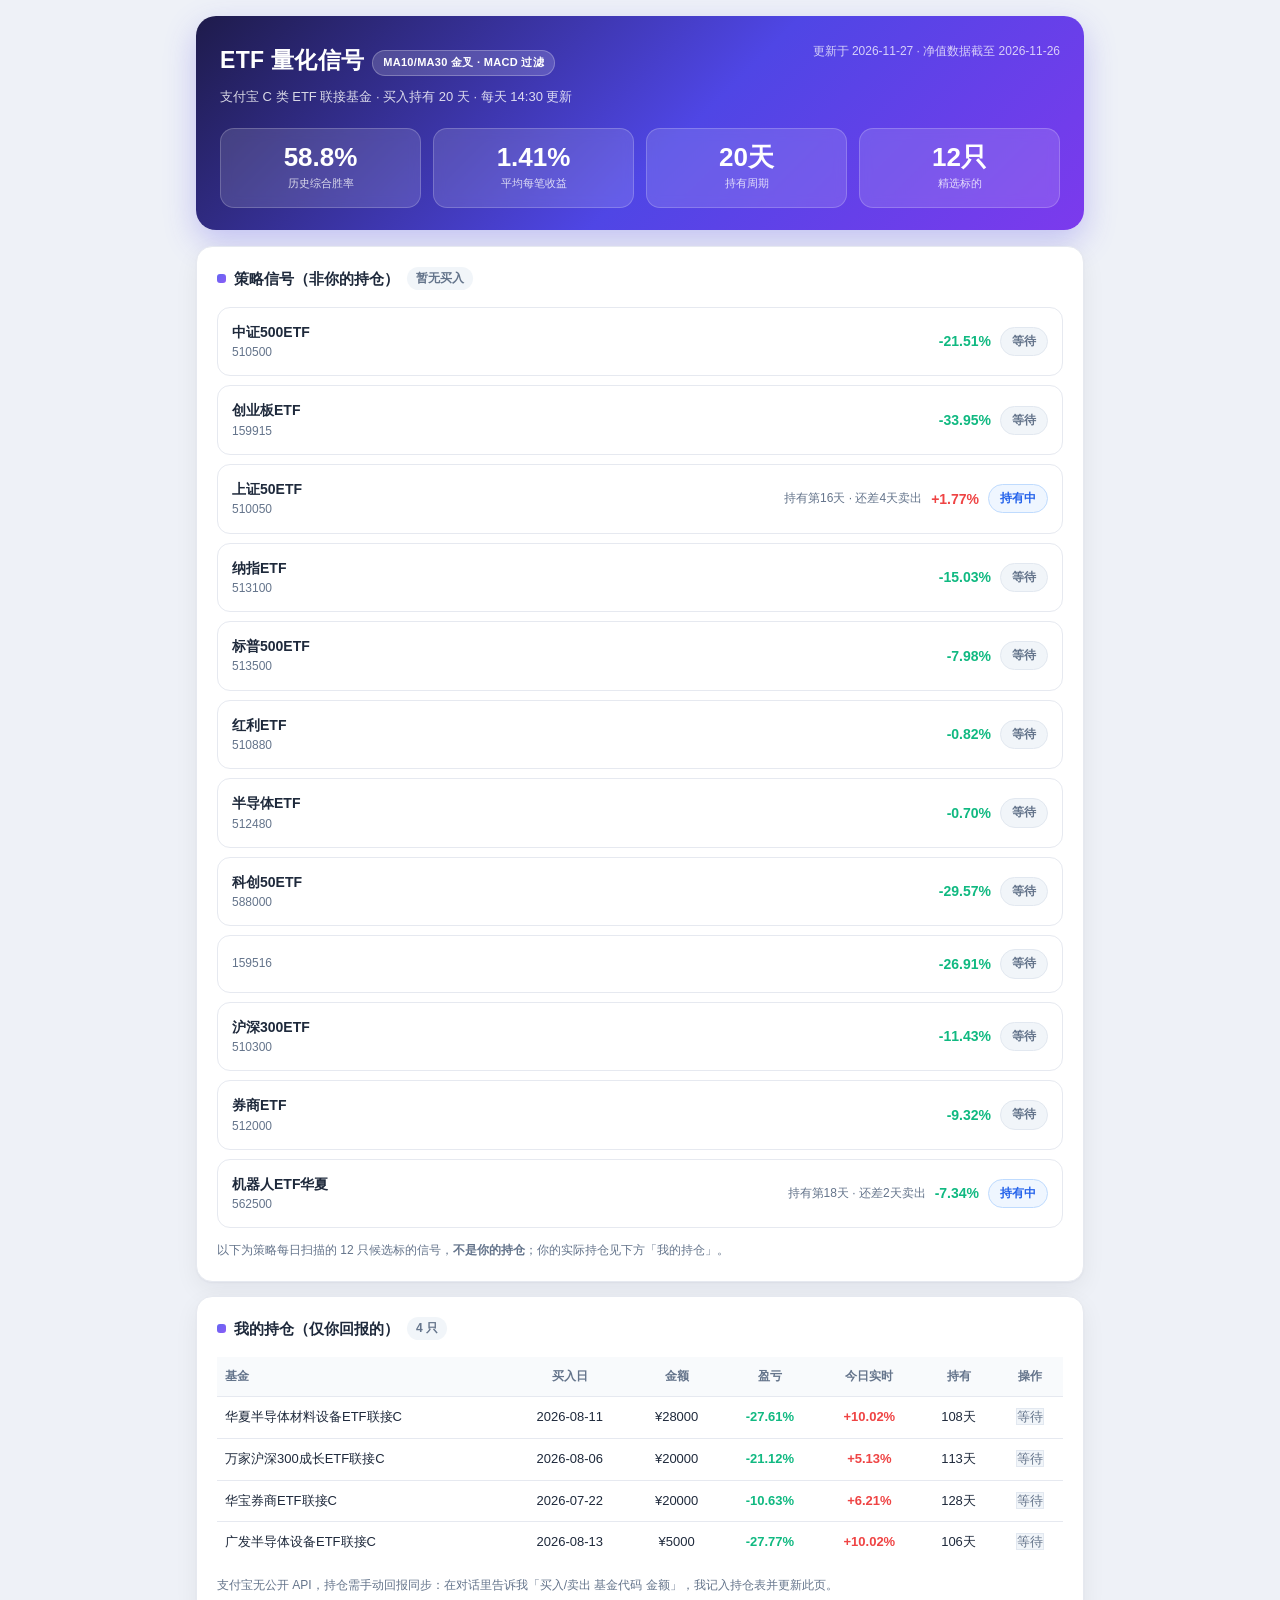
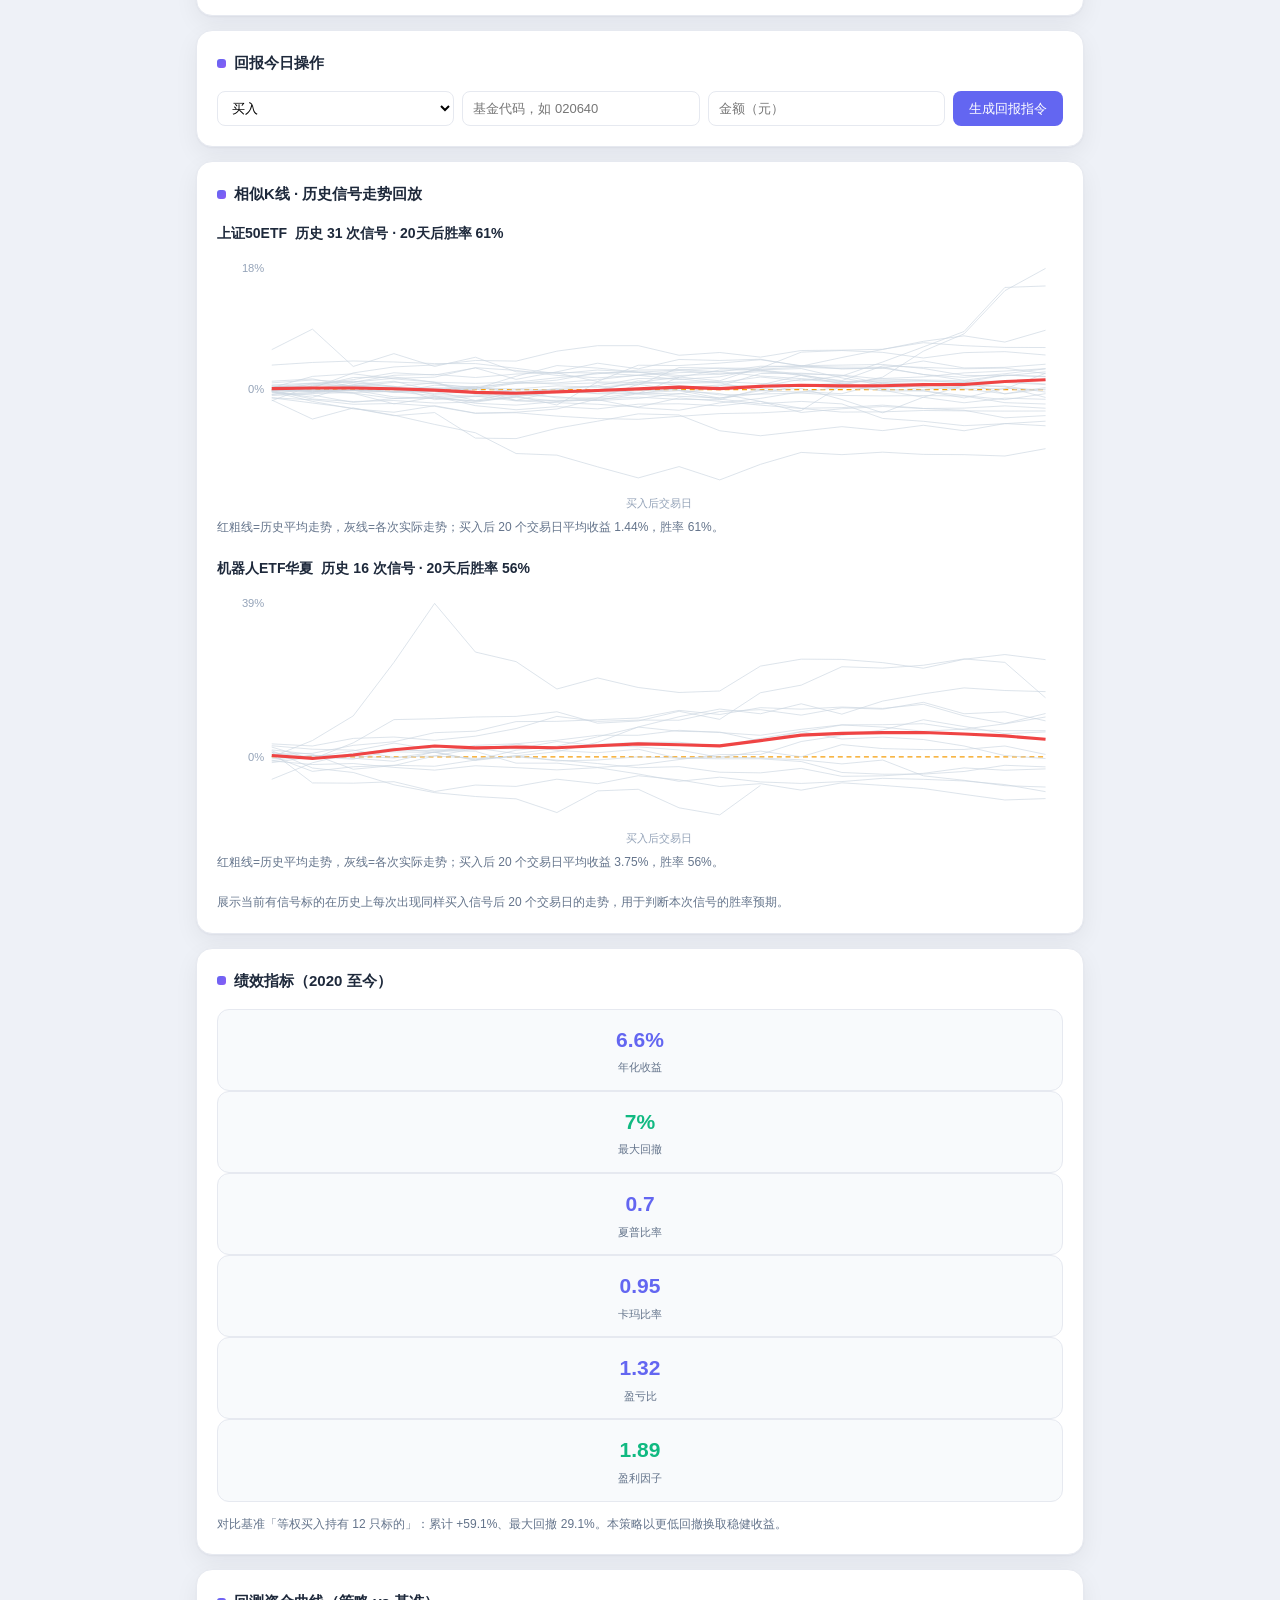
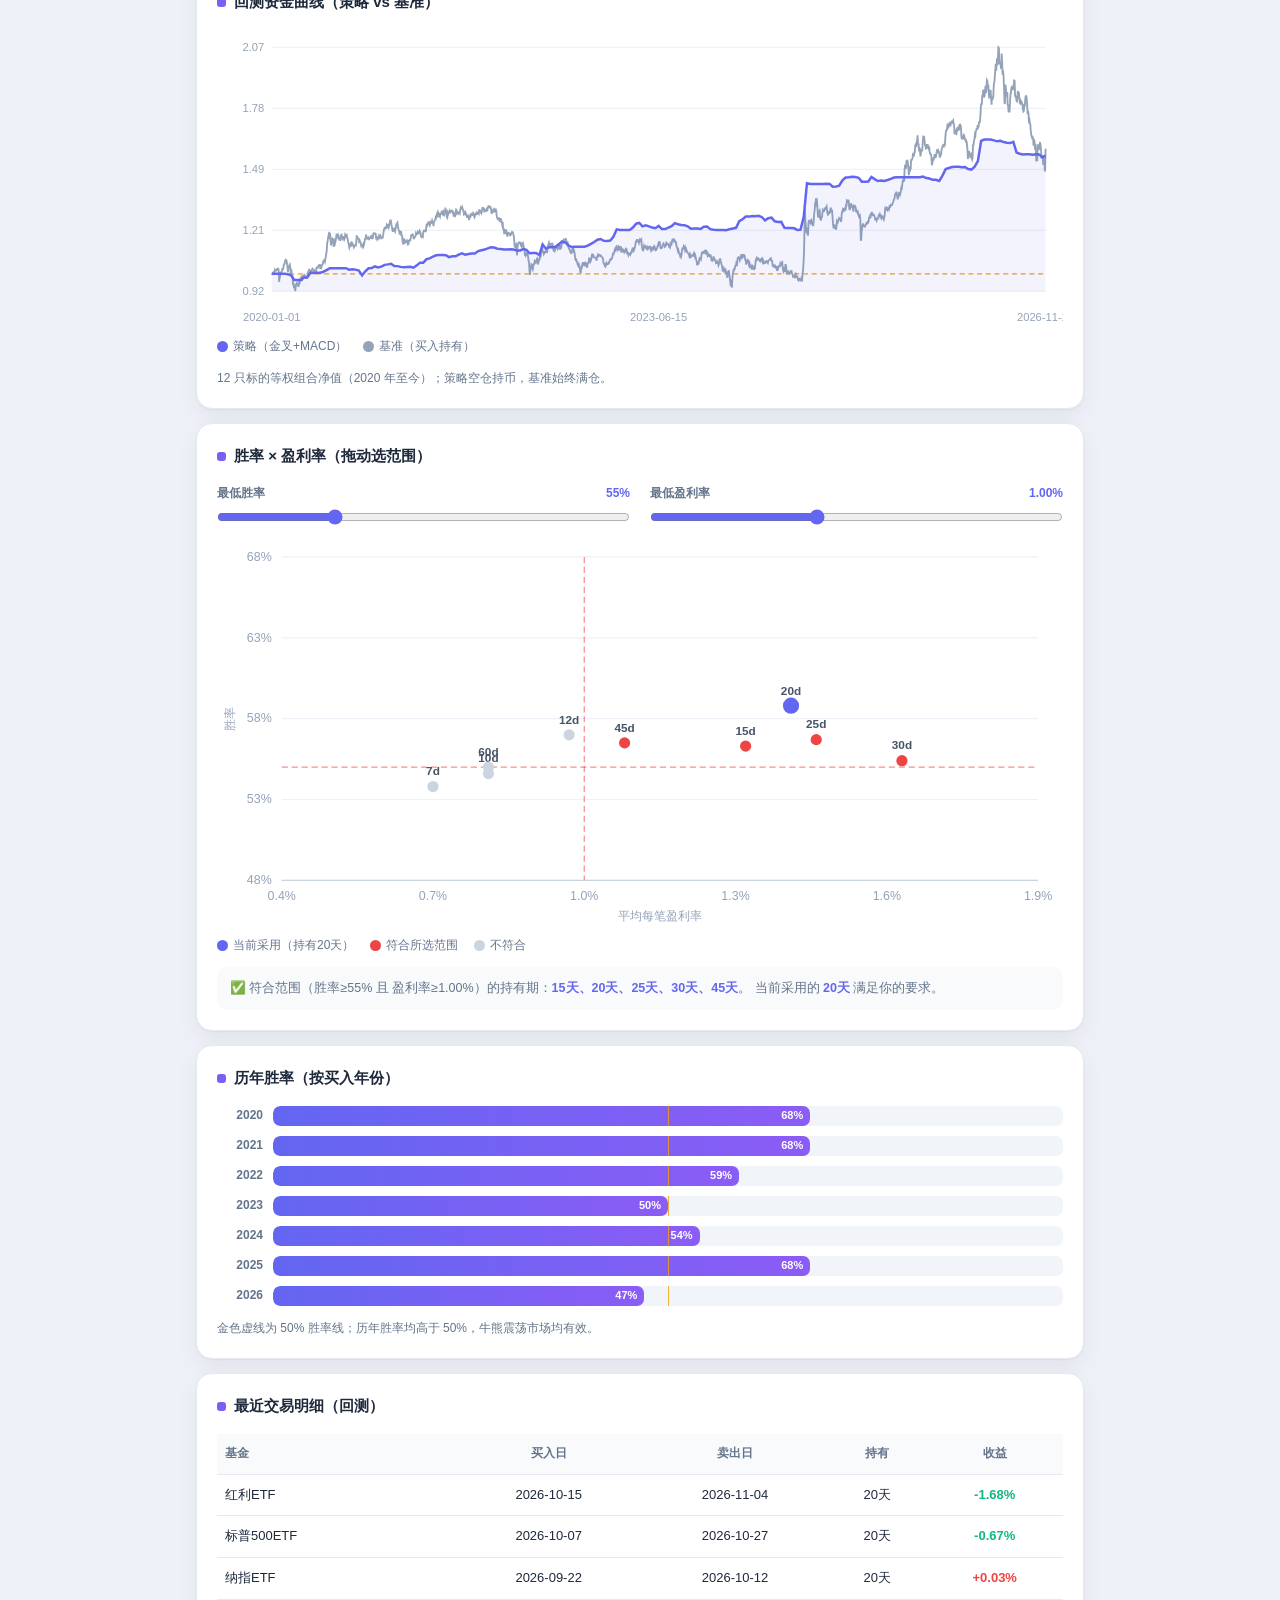
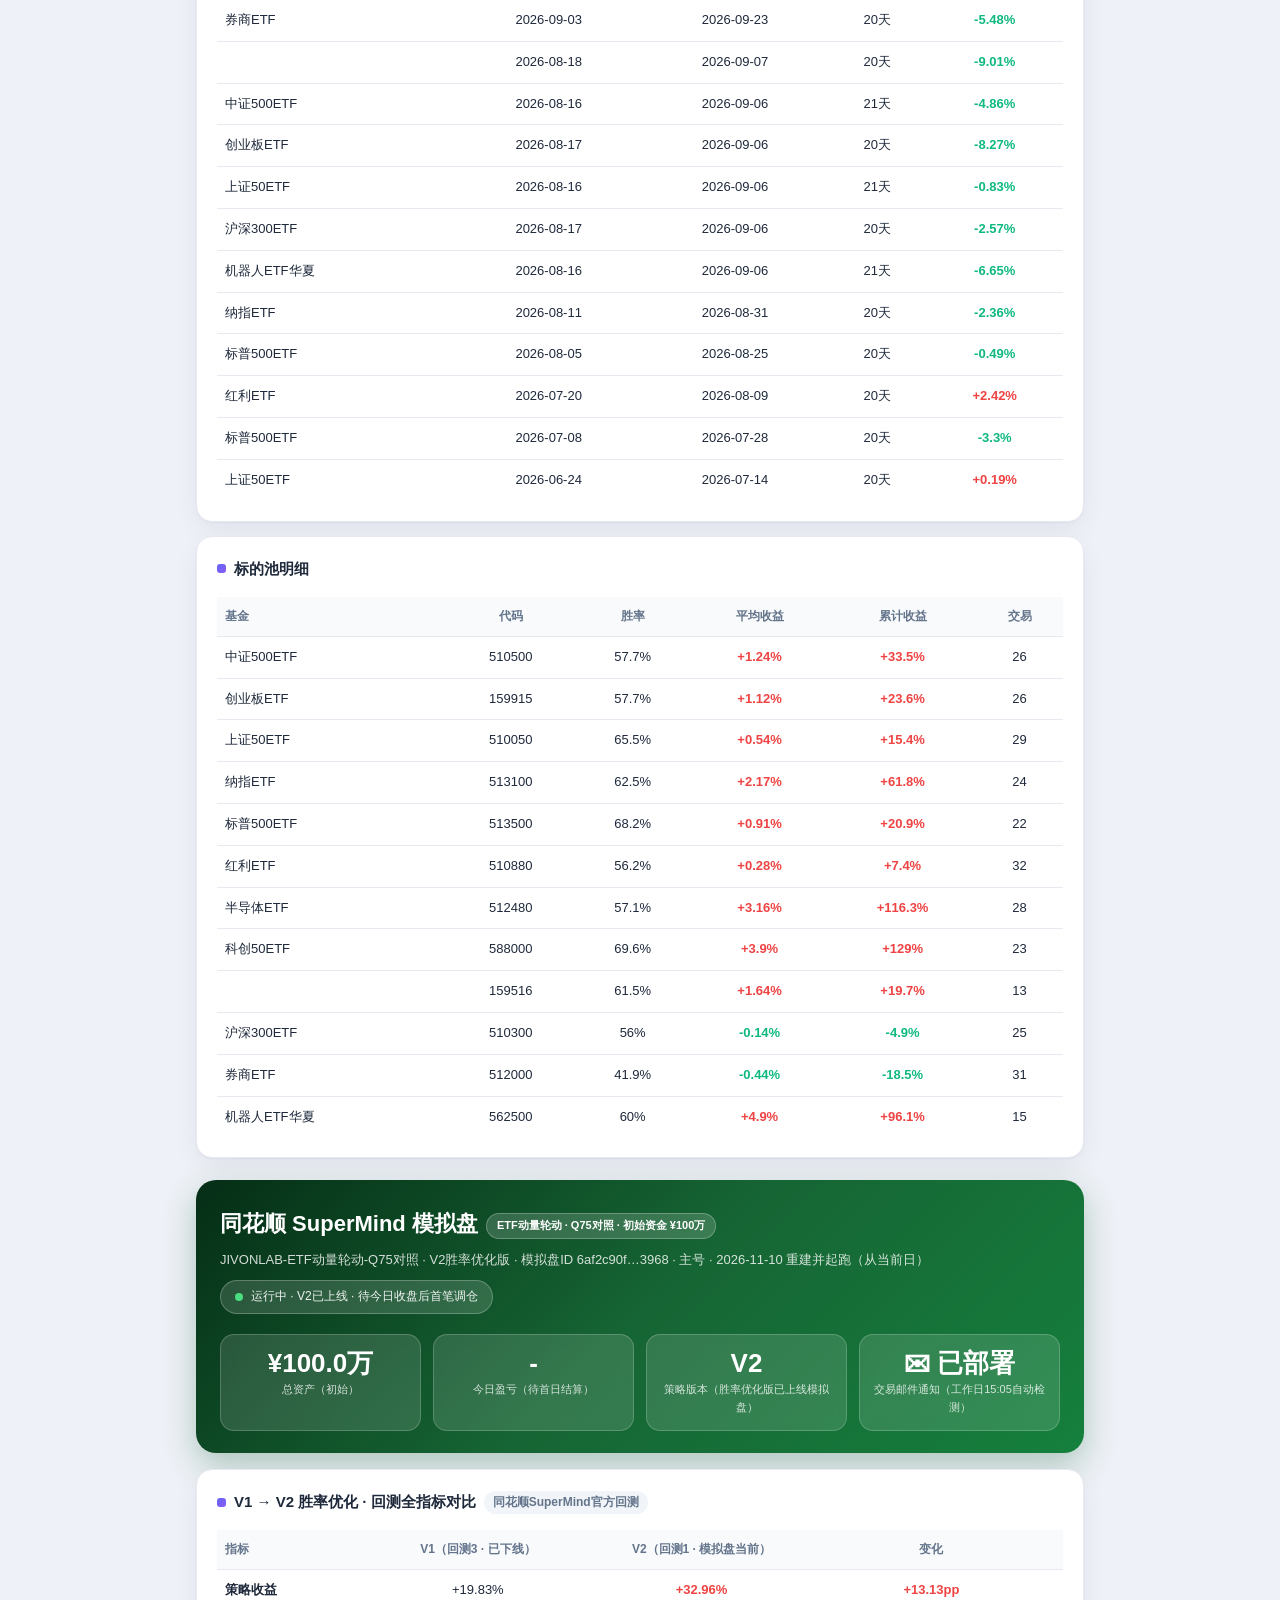
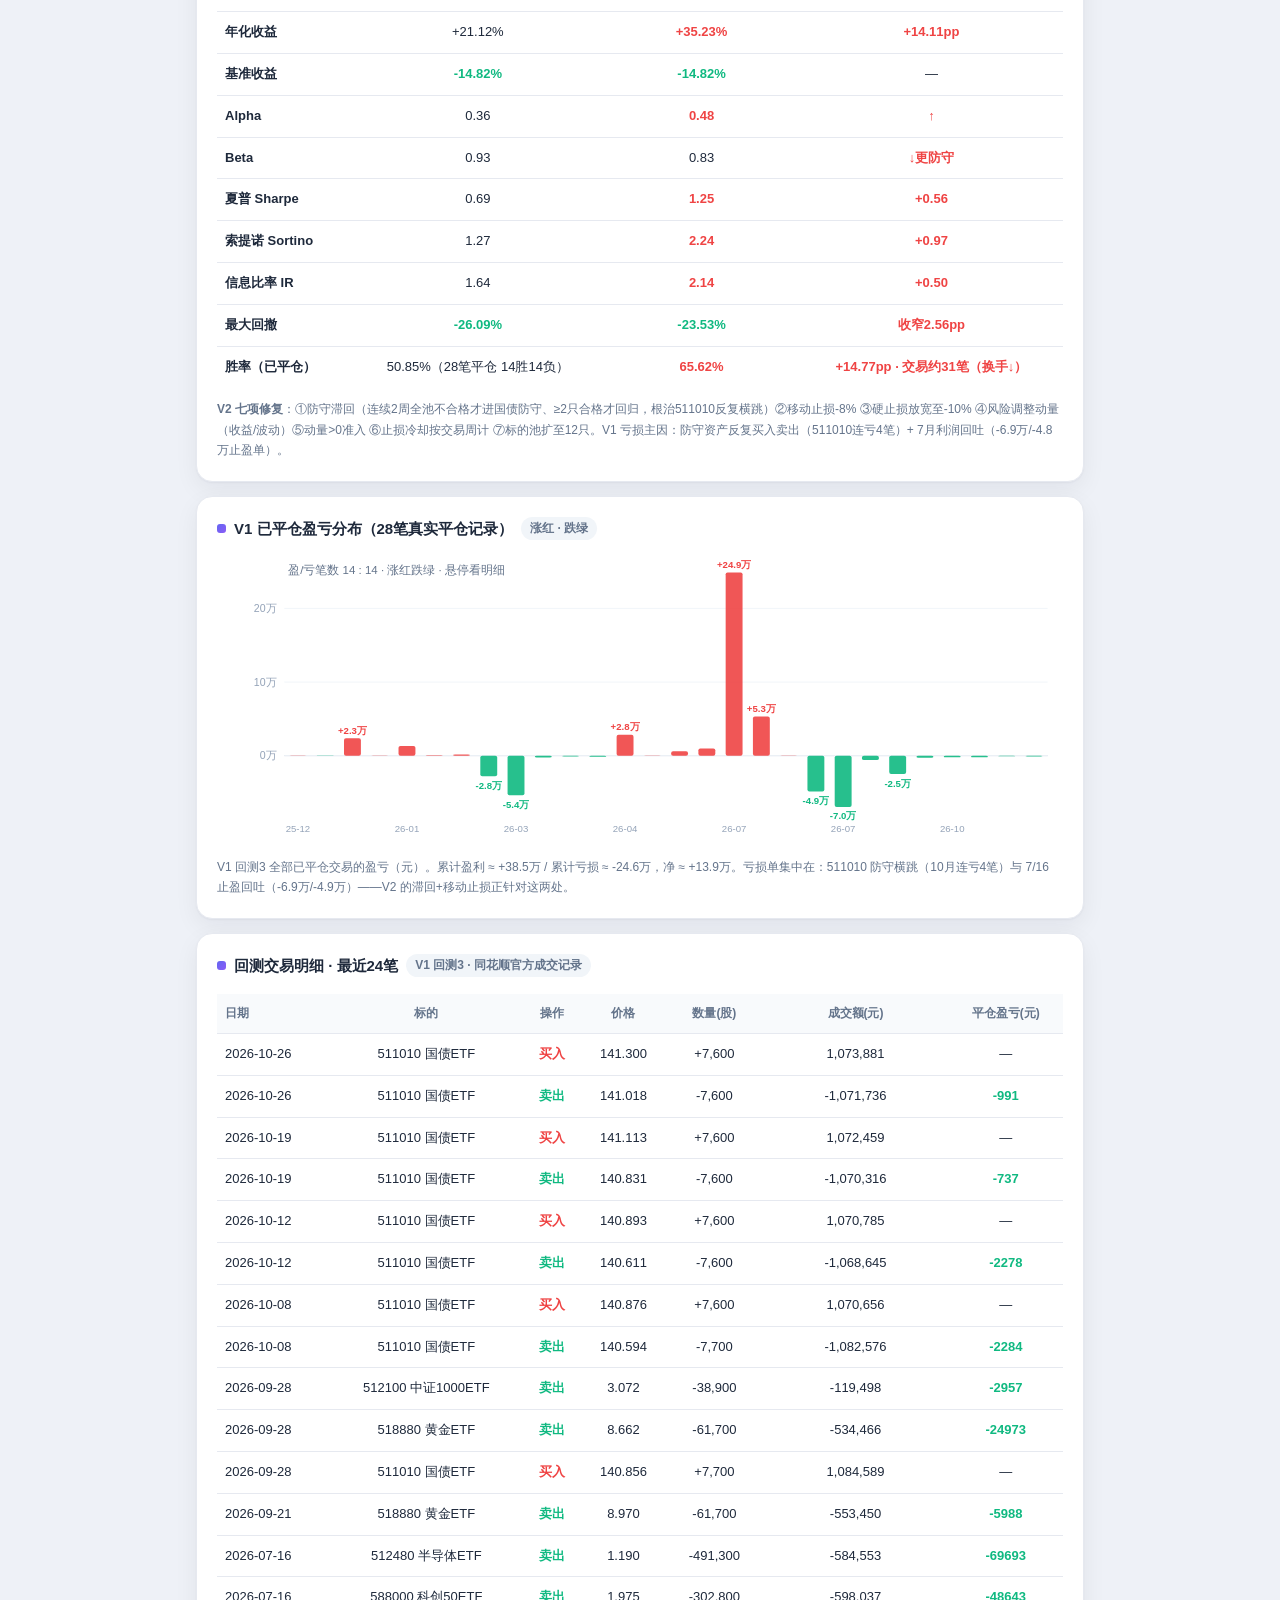
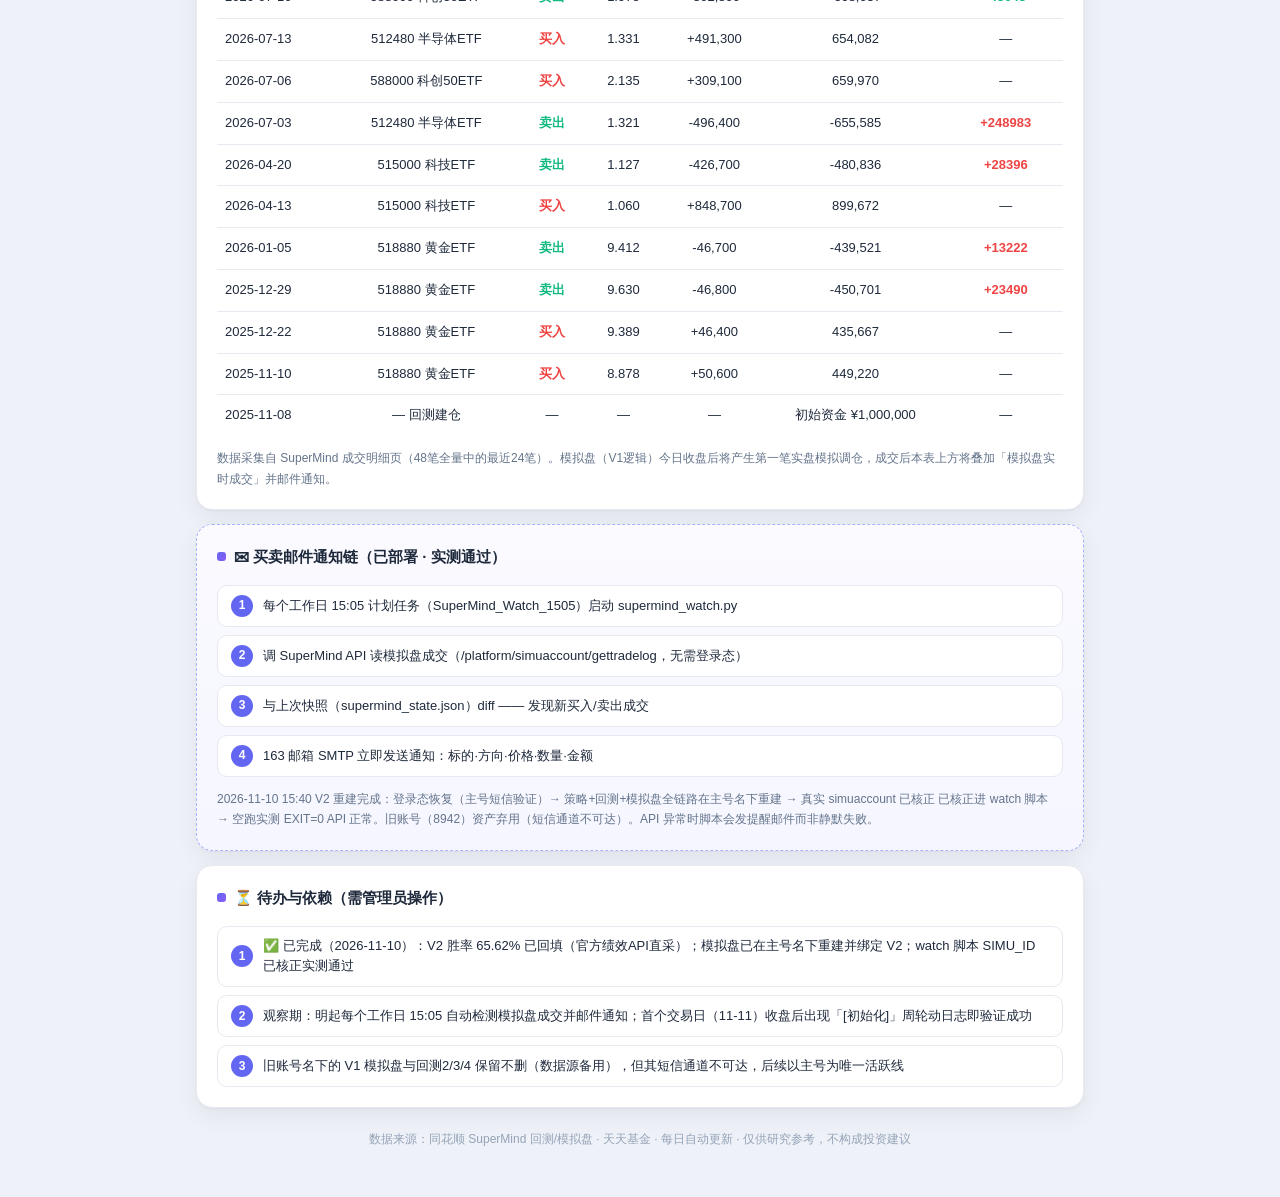
<file: index.html>
<!DOCTYPE html>
<html lang="zh-CN">
<head>
<meta charset="UTF-8">
<meta name="viewport" content="width=device-width, initial-scale=1.0">
<title>ETF 量化信号 · 支付宝 C 类 ETF 策略</title>
<style>
:root{
  --bg:#eef1f7; --card:#ffffff; --ink:#1e293b; --sub:#64748b; --line:#e6e9f0;
  --brand:#6366f1; --brand2:#8b5cf6; --up:#ef4444; --down:#10b981; --gold:#f59e0b;
  --shadow:0 1px 2px rgba(15,23,42,.04),0 8px 24px rgba(15,23,42,.06);
}
*{box-sizing:border-box;margin:0;padding:0}
body{font-family:-apple-system,BlinkMacSystemFont,"PingFang SC","Microsoft YaHei",sans-serif;background:var(--bg);color:var(--ink);line-height:1.6;-webkit-font-smoothing:antialiased}
.wrap{max-width:920px;margin:0 auto;padding:0 16px 48px}
/* ===== Hero ===== */
.hero{background:linear-gradient(135deg,#1e1b4b 0%,#4f46e5 55%,#7c3aed 100%);color:#fff;border-radius:20px;padding:26px 24px 22px;margin:16px 0 16px;box-shadow:0 12px 32px rgba(79,70,229,.28)}
.hero .top{display:flex;justify-content:space-between;align-items:flex-start;gap:10px;flex-wrap:wrap}
.hero h1{font-size:23px;font-weight:800;letter-spacing:.3px}
.hero .badge{display:inline-block;font-size:11px;background:rgba(255,255,255,.16);border:1px solid rgba(255,255,255,.25);padding:3px 10px;border-radius:999px;margin-left:8px;vertical-align:2px;font-weight:600}
.hero .sub{margin-top:8px;font-size:13px;color:rgba(255,255,255,.82)}
.hero .date{font-size:12px;color:rgba(255,255,255,.75);white-space:nowrap}
.kpis{display:grid;grid-template-columns:repeat(4,1fr);gap:12px;margin-top:20px}
.kpi{background:rgba(255,255,255,.13);backdrop-filter:blur(6px);border:1px solid rgba(255,255,255,.2);border-radius:14px;padding:14px 12px;text-align:center}
.kpi .v{font-size:26px;font-weight:800;line-height:1.1}
.kpi .l{font-size:11px;color:rgba(255,255,255,.8);margin-top:4px}
/* ===== Card ===== */
.card{background:var(--card);border:1px solid var(--line);border-radius:16px;padding:20px;margin-bottom:14px;box-shadow:var(--shadow)}
.card h2{font-size:15px;font-weight:700;margin-bottom:16px;display:flex;align-items:center;gap:8px}
.card h2 .dot{width:9px;height:9px;border-radius:3px;background:linear-gradient(135deg,var(--brand),var(--brand2))}
.card h2 .cnt{font-size:12px;color:var(--sub);font-weight:600;background:#f1f5f9;padding:2px 9px;border-radius:999px}
/* ===== 信号 ===== */
.sig{display:flex;align-items:center;justify-content:space-between;padding:13px 14px;border:1px solid var(--line);border-radius:13px;margin-bottom:9px;gap:10px;flex-wrap:wrap;transition:box-shadow .15s}
.sig:hover{box-shadow:0 4px 14px rgba(15,23,42,.07)}
.sig .nm{font-weight:600;font-size:14px}
.sig .cd{font-size:12px;color:var(--sub)}
.sig .st{font-size:12px;font-weight:700;padding:4px 11px;border-radius:999px;white-space:nowrap}
.st.buy{background:#fef2f2;color:var(--up);border:1px solid #fecaca}
.st.hold{background:#eff6ff;color:#2563eb;border:1px solid #bfdbfe}
.st.sell{background:#fffbeb;color:var(--gold);border:1px solid #fde68a}
.st.wait{background:#f1f5f9;color:#64748b;border:1px solid #e2e8f0}
.sig .ret{font-size:14px;font-weight:700}
.ret.pos{color:var(--up)} .ret.neg{color:var(--down)}
.empty{color:var(--sub);font-size:13px;text-align:center;padding:14px;background:#f8fafc;border-radius:10px}
/* ===== 历年胜率 ===== */
.bar-row{display:flex;align-items:center;gap:10px;margin-bottom:10px}
.bar-row .yr{width:46px;font-size:12px;color:var(--sub);text-align:right;font-weight:600}
.bar-row .track{flex:1;height:20px;background:#f1f5f9;border-radius:7px;position:relative;overflow:hidden}
.bar-row .fill{height:100%;border-radius:7px;background:linear-gradient(90deg,var(--brand),var(--brand2));display:flex;align-items:center;justify-content:flex-end;padding-right:7px;font-size:11px;color:#fff;font-weight:700;min-width:30px}
.line50{position:absolute;left:50%;top:0;bottom:0;width:1px;background:var(--gold);opacity:.8}
/* ===== 散点图 ===== */
.sliders{display:flex;gap:20px;flex-wrap:wrap;margin-bottom:4px}
.slider-item{flex:1;min-width:200px}
.slider-item label{font-size:12px;color:var(--sub);display:flex;justify-content:space-between;font-weight:600}
.slider-item label b{color:var(--brand)}
.slider-item input{width:100%;margin-top:6px;accent-color:var(--brand)}
.ps-svg{width:100%;height:auto;display:block}
.ps-legend{display:flex;gap:16px;font-size:12px;color:var(--sub);margin-top:8px;flex-wrap:wrap}
.ps-legend .lg{display:flex;align-items:center;gap:5px}
.ps-legend .sw{width:11px;height:11px;border-radius:50%;display:inline-block}
.pick-note{font-size:12.5px;margin-top:12px;padding:11px 13px;background:#f8fafc;border-radius:10px;color:var(--sub);line-height:1.7}
.pick-note b{color:var(--brand)}
/* ===== 表格 ===== */
table{width:100%;border-collapse:collapse;font-size:13px}
th,td{padding:10px 8px;text-align:center;border-bottom:1px solid var(--line)}
th{color:var(--sub);font-weight:600;font-size:12px;background:#f8fafc}
td:first-child,th:first-child{text-align:left}
tr:last-child td{border-bottom:none}
.pos{color:var(--up);font-weight:700} .neg{color:var(--down);font-weight:700}
.note{font-size:12px;color:var(--sub);margin-top:12px;line-height:1.7}
.mkpi{background:#f8fafc;border:1px solid var(--line);border-radius:12px;padding:13px 10px;text-align:center}
.mkpi .v{font-size:21px;font-weight:800;color:var(--brand)}
.mkpi .v.good{color:var(--down)} .mkpi .v.bad{color:var(--up)}
.mkpi .l{font-size:11px;color:var(--sub);margin-top:3px}
.op-form{display:flex;gap:8px;flex-wrap:wrap}
.op-form select,.op-form input{padding:8px 10px;border:1px solid var(--line);border-radius:8px;font-size:13px;flex:1;min-width:100px;background:#fff}
.op-form button{padding:8px 16px;background:var(--brand);color:#fff;border:none;border-radius:8px;font-size:13px;font-weight:500;cursor:pointer}
.op-result{padding:12px;background:#f8fafc;border-radius:10px;font-size:13px;line-height:1.7}
.op-result .cmd{font-weight:500;color:var(--brand)}
.op-result button{margin-left:8px;padding:4px 12px;background:#eef2ff;color:var(--brand);border:1px solid #e0e7ff;border-radius:6px;font-size:12px;cursor:pointer}
footer{text-align:center;color:#94a3b8;font-size:12px;margin-top:22px}
/* ===== SuperMind 模拟盘 section ===== */
.sm-hero{background:linear-gradient(135deg,#052e16 0%,#166534 50%,#15803d 100%);color:#fff;border-radius:20px;padding:26px 24px 22px;margin:22px 0 16px;box-shadow:0 12px 32px rgba(22,101,52,.30)}
.sm-top{display:flex;justify-content:space-between;align-items:flex-start;gap:10px;flex-wrap:wrap}
.sm-hero h1{font-size:22px;font-weight:800}
.sm-hero .badge{display:inline-block;font-size:11px;background:rgba(255,255,255,.16);border:1px solid rgba(255,255,255,.25);padding:3px 10px;border-radius:999px;margin-left:8px;vertical-align:2px;font-weight:600}
.sm-hero .sub{margin-top:8px;font-size:13px;color:rgba(255,255,255,.82)}
.sm-status{font-size:12px;color:rgba(255,255,255,.92);background:rgba(255,255,255,.14);border:1px solid rgba(255,255,255,.25);border-radius:999px;padding:6px 14px;white-space:nowrap;display:flex;align-items:center;gap:8px}
.live-dot{width:8px;height:8px;border-radius:50%;background:#4ade80;box-shadow:0 0 0 0 rgba(74,222,128,.6);animation:smPulse 1.8s infinite}
@keyframes smPulse{0%{box-shadow:0 0 0 0 rgba(74,222,128,.55)}70%{box-shadow:0 0 0 9px rgba(74,222,128,0)}100%{box-shadow:0 0 0 0 rgba(74,222,128,0)}}
.sm-kpis{display:grid;grid-template-columns:repeat(4,1fr);gap:12px;margin-top:20px}
.sm-mail{font-size:20px}
.sm-table td:first-child,.sm-table th:first-child{text-align:left;font-weight:600}
.sm-todo{font-size:11px;color:#94a3b8;background:#f1f5f9;border-radius:6px;padding:2px 7px;margin-left:6px}
.sm-notify{border:1px dashed #a5b4fc;background:linear-gradient(180deg,#fafaff,#f5f6ff)}
.sm-steps{display:flex;flex-direction:column;gap:8px}
.sm-steps .step{font-size:13px;color:var(--ink);background:#fff;border:1px solid var(--line);border-radius:10px;padding:9px 13px;display:flex;align-items:center;gap:10px}
.sm-steps .step b{width:22px;height:22px;border-radius:50%;background:var(--brand);color:#fff;display:inline-flex;align-items:center;justify-content:center;font-size:12px;flex-shrink:0}
#smPnlChart{width:100%;height:auto;display:block}
@media(max-width:640px){
  .kpis{grid-template-columns:repeat(2,1fr)}
  .hero h1{font-size:20px}
  .kpi .v{font-size:22px}
}
@media(max-width:640px){
  .kpis{grid-template-columns:repeat(2,1fr)}
  .hero h1{font-size:20px}
  .kpi .v{font-size:22px}
}
</style>
</head>
<body>
<div class="wrap">
  <div class="hero">
    <div class="top">
      <div>
        <h1>ETF 量化信号<span class="badge">MA10/MA30 金叉 · MACD 过滤</span></h1>
        <div class="sub">支付宝 C 类 ETF 联接基金 · 买入持有 20 天 · 每天 14:30 更新</div>
      </div>
      <div class="date">更新于 2026-11-27 · 净值数据截至 2026-11-26</div>
    </div>
    <div class="kpis">
      <div class="kpi"><div class="v">58.8%</div><div class="l">历史综合胜率</div></div>
      <div class="kpi"><div class="v">1.41%</div><div class="l">平均每笔收益</div></div>
      <div class="kpi"><div class="v">20天</div><div class="l">持有周期</div></div>
      <div class="kpi"><div class="v">12只</div><div class="l">精选标的</div></div>
    </div>
  </div>

  <div class="card">
    <h2><span class="dot"></span>策略信号（非你的持仓）<span class="cnt" id="sigCnt"></span></h2>
    <div id="signals"></div>
    <div class="note">以下为策略每日扫描的 12 只候选标的信号，<b>不是你的持仓</b>；你的实际持仓见下方「我的持仓」。</div>
  </div>

  <div class="card">
    <h2><span class="dot"></span>我的持仓（仅你回报的）<span class="cnt" id="posCnt"></span></h2>
    <div id="positions"></div>
    <div class="note">支付宝无公开 API，持仓需手动回报同步：在对话里告诉我「买入/卖出 基金代码 金额」，我记入持仓表并更新此页。</div>
  </div>

  <div class="card">
    <h2><span class="dot"></span>回报今日操作</h2>
    <div class="op-form">
      <select id="opType"><option value="买入">买入</option><option value="卖出">卖出</option></select>
      <input id="opCode" placeholder="基金代码，如 020640" inputmode="numeric">
      <input id="opAmount" placeholder="金额（元）" inputmode="numeric">
      <button id="opBtn" onclick="genReport()">生成回报指令</button>
    </div>
    <div id="opResult" style="display:none;margin-top:12px"></div>
  </div>

  <div class="card" id="simCard">
    <h2><span class="dot"></span>相似K线 · 历史信号走势回放</h2>
    <div id="signalSim"></div>
    <div class="note">展示当前有信号标的在历史上每次出现同样买入信号后 20 个交易日的走势，用于判断本次信号的胜率预期。</div>
  </div>

  <div class="card">
    <h2><span class="dot"></span>绩效指标（2020 至今）</h2>
    <div class="grid" id="metricsGrid"></div>
    <div class="note">对比基准「等权买入持有 12 只标的」：累计 +59.1%、最大回撤 29.1%。本策略以更低回撤换取稳健收益。</div>
  </div>

  <div class="card">
    <h2><span class="dot"></span>回测资金曲线（策略 vs 基准）</h2>
    <div id="equityChart"></div>
    <div class="ps-legend">
      <span class="lg"><span class="sw" style="background:#6366f1"></span>策略（金叉+MACD）</span>
      <span class="lg"><span class="sw" style="background:#94a3b8"></span>基准（买入持有）</span>
    </div>
    <div class="note">12 只标的等权组合净值（2020 年至今）；策略空仓持币，基准始终满仓。</div>
  </div>

  <div class="card">
    <h2><span class="dot"></span>胜率 × 盈利率（拖动选范围）</h2>
    <div class="sliders">
      <div class="slider-item"><label>最低胜率 <b id="winVal">55%</b></label><input type="range" id="winSlider" min="50" max="68" step="0.5" value="55"></div>
      <div class="slider-item"><label>最低盈利率 <b id="retVal">1.0%</b></label><input type="range" id="retSlider" min="0.4" max="1.9" step="0.05" value="1.0"></div>
    </div>
    <div id="psChart"></div>
    <div class="ps-legend">
      <span class="lg"><span class="sw" style="background:#6366f1"></span>当前采用（持有20天）</span>
      <span class="lg"><span class="sw" style="background:#ef4444"></span>符合所选范围</span>
      <span class="lg"><span class="sw" style="background:#cbd5e1"></span>不符合</span>
    </div>
    <div class="pick-note" id="pickNote"></div>
  </div>

  <div class="card">
    <h2><span class="dot"></span>历年胜率（按买入年份）</h2>
    <div id="yearly"></div>
    <div class="note">金色虚线为 50% 胜率线；历年胜率均高于 50%，牛熊震荡市场均有效。</div>
  </div>

  <div class="card">
    <h2><span class="dot"></span>最近交易明细（回测）</h2>
    <table id="trades"></table>
  </div>

  <div class="card">
    <h2><span class="dot"></span>标的池明细</h2>
    <table id="funds"></table>
  </div>

  <!-- ============ 同花顺 SuperMind 模拟盘 section ============ -->
  <div class="sm-hero">
    <div class="sm-top">
      <div>
        <h1>同花顺 SuperMind 模拟盘<span class="badge">ETF动量轮动 · Q75对照 · 初始资金 ¥100万</span></h1>
        <div class="sub">JIVONLAB-ETF动量轮动-Q75对照 · V2胜率优化版 · 模拟盘ID 6af2c90f…3968 · 主号 · 2026-11-10 重建并起跑（从当前日）</div>
      </div>
      <div class="sm-status"><span class="live-dot"></span>运行中 · V2已上线 · 待今日收盘后首笔调仓</div>
    </div>
    <div class="kpis sm-kpis">
      <div class="kpi"><div class="v">¥100.0万</div><div class="l">总资产（初始）</div></div>
      <div class="kpi"><div class="v">-</div><div class="l">今日盈亏（待首日结算）</div></div>
      <div class="kpi"><div class="v">V2</div><div class="l">策略版本（胜率优化版已上线模拟盘）</div></div>
      <div class="kpi"><div class="v sm-mail">✉ 已部署</div><div class="l">交易邮件通知（工作日15:05自动检测）</div></div>
    </div>
  </div>

  <div class="card">
    <h2><span class="dot"></span>V1 → V2 胜率优化 · 回测全指标对比<span class="cnt">同花顺SuperMind官方回测</span></h2>
    <table class="sm-table">
      <tr><th>指标</th><th>V1（回测3 · 已下线）</th><th>V2（回测1 · 模拟盘当前）</th><th>变化</th></tr>
      <tr><td>策略收益</td><td>+19.83%</td><td class="pos">+32.96%</td><td class="pos">+13.13pp</td></tr>
      <tr><td>年化收益</td><td>+21.12%</td><td class="pos">+35.23%</td><td class="pos">+14.11pp</td></tr>
      <tr><td>基准收益</td><td class="neg">-14.82%</td><td class="neg">-14.82%</td><td>—</td></tr>
      <tr><td>Alpha</td><td>0.36</td><td class="pos">0.48</td><td class="pos">↑</td></tr>
      <tr><td>Beta</td><td>0.93</td><td>0.83</td><td class="pos">↓更防守</td></tr>
      <tr><td>夏普 Sharpe</td><td>0.69</td><td class="pos">1.25</td><td class="pos">+0.56</td></tr>
      <tr><td>索提诺 Sortino</td><td>1.27</td><td class="pos">2.24</td><td class="pos">+0.97</td></tr>
      <tr><td>信息比率 IR</td><td>1.64</td><td class="pos">2.14</td><td class="pos">+0.50</td></tr>
      <tr><td>最大回撤</td><td class="neg">-26.09%</td><td class="neg">-23.53%</td><td class="pos">收窄2.56pp</td></tr>
      <tr><td>胜率（已平仓）</td><td>50.85%（28笔平仓 14胜14负）</td><td class="pos">65.62%</td><td class="pos">+14.77pp · 交易约31笔（换手↓）</td></tr>
    </table>
    <div class="note"><b>V2 七项修复</b>：①防守滞回（连续2周全池不合格才进国债防守、≥2只合格才回归，根治511010反复横跳）②移动止损-8% ③硬止损放宽至-10% ④风险调整动量（收益/波动）⑤动量&gt;0准入 ⑥止损冷却按交易周计 ⑦标的池扩至12只。V1 亏损主因：防守资产反复买入卖出（511010连亏4笔）+ 7月利润回吐（-6.9万/-4.8万止盈单）。</div>
  </div>

  <div class="card">
    <h2><span class="dot"></span>V1 已平仓盈亏分布（28笔真实平仓记录）<span class="cnt">涨红 · 跌绿</span></h2>
    <div id="smPnlChart"></div>
    <div class="note">V1 回测3 全部已平仓交易的盈亏（元）。累计盈利 ≈ +38.5万 / 累计亏损 ≈ -24.6万，净 ≈ +13.9万。亏损单集中在：511010 防守横跳（10月连亏4笔）与 7/16 止盈回吐（-6.9万/-4.9万）——V2 的滞回+移动止损正针对这两处。</div>
  </div>

  <div class="card">
    <h2><span class="dot"></span>回测交易明细 · 最近24笔<span class="cnt">V1 回测3 · 同花顺官方成交记录</span></h2>
    <table id="smTrades"></table>
    <div class="note">数据采集自 SuperMind 成交明细页（48笔全量中的最近24笔）。模拟盘（V1逻辑）今日收盘后将产生第一笔实盘模拟调仓，成交后本表上方将叠加「模拟盘实时成交」并邮件通知。</div>
  </div>

  <div class="card sm-notify">
    <h2><span class="dot"></span>✉ 买卖邮件通知链（已部署 · 实测通过）</h2>
    <div class="sm-steps">
      <div class="step"><b>1</b>每个工作日 15:05 计划任务（SuperMind_Watch_1505）启动 supermind_watch.py</div>
      <div class="step"><b>2</b>调 SuperMind API 读模拟盘成交（/platform/simuaccount/gettradelog，无需登录态）</div>
      <div class="step"><b>3</b>与上次快照（supermind_state.json）diff —— 发现新买入/卖出成交</div>
      <div class="step"><b>4</b>163 邮箱 SMTP 立即发送通知：标的·方向·价格·数量·金额</div>
    </div>
    <div class="note">2026-11-10 15:40 V2 重建完成：登录态恢复（主号短信验证）→ 策略+回测+模拟盘全链路在主号名下重建 → 真实 simuaccount 已核正 已核正进 watch 脚本 → 空跑实测 EXIT=0 API 正常。旧账号（8942）资产弃用（短信通道不可达）。API 异常时脚本会发提醒邮件而非静默失败。</div>
  </div>

  <div class="card">
    <h2><span class="dot"></span>⏳ 待办与依赖（需管理员操作）</h2>
    <div class="sm-steps">
      <div class="step"><b>1</b>✅ 已完成（2026-11-10）：V2 胜率 65.62% 已回填（官方绩效API直采）；模拟盘已在主号名下重建并绑定 V2；watch 脚本 SIMU_ID 已核正实测通过</div>
      <div class="step"><b>2</b>观察期：明起每个工作日 15:05 自动检测模拟盘成交并邮件通知；首个交易日（11-11）收盘后出现「[初始化]」周轮动日志即验证成功</div>
      <div class="step"><b>3</b>旧账号名下的 V1 模拟盘与回测2/3/4 保留不删（数据源备用），但其短信通道不可达，后续以主号为唯一活跃线</div>
    </div>
  </div>

  <footer>数据来源：同花顺 SuperMind 回测/模拟盘 · 天天基金 · 每日自动更新 · 仅供研究参考，不构成投资建议</footer>
</div>
<script>
const DATA = {"date": "2026-11-27", "data_date": "2026-11-26", "strategy": {"fast": 10, "slow": 30, "hold_days": 20}, "summary": {"win_rate": 58.8, "trades": 294, "avg_ret": 1.41, "avg_hold": 20}, "signals": [{"code": "510500", "name": "中证500ETF", "state": "WAIT", "buy_date": "2026-08-16", "held_days": 103, "buy_nav": 2.7573, "latest_nav": 2.1642, "ret": -0.21510172995321497, "latest_date": "2026-11-26"}, {"code": "159915", "name": "创业板ETF", "state": "WAIT", "buy_date": "2026-08-17", "held_days": 102, "buy_nav": 4.2679, "latest_nav": 2.8189, "ret": -0.339511235033623, "latest_date": "2026-11-26"}, {"code": "510050", "name": "上证50ETF", "state": "HOLDING", "buy_date": "2026-11-11", "held_days": 16, "buy_nav": 4.3661, "latest_nav": 4.4433, "ret": 0.01768168388264124, "latest_date": "2026-11-26"}, {"code": "513100", "name": "纳指ETF", "state": "WAIT", "buy_date": "2026-09-22", "held_days": 66, "buy_nav": 10.2435, "latest_nav": 8.7035, "ret": -0.15033923951774286, "latest_date": "2026-11-25"}, {"code": "513500", "name": "标普500ETF", "state": "WAIT", "buy_date": "2026-10-07", "held_days": 51, "buy_nav": 4.9524, "latest_nav": 4.5574, "ret": -0.0797593086180437, "latest_date": "2026-11-25"}, {"code": "510880", "name": "红利ETF", "state": "WAIT", "buy_date": "2026-10-15", "held_days": 43, "buy_nav": 3.2853, "latest_nav": 3.2585, "ret": -0.008157550299820349, "latest_date": "2026-11-26"}, {"code": "512480", "name": "半导体ETF", "state": "WAIT", "buy_date": "2026-04-15", "held_days": 226, "buy_nav": 3.2386, "latest_nav": 3.216, "ret": -0.0069783239671462605, "latest_date": "2026-11-26"}, {"code": "588000", "name": "科创50ETF", "state": "WAIT", "buy_date": "2026-06-22", "held_days": 158, "buy_nav": 1.4031, "latest_nav": 0.9882, "ret": -0.2957023733162284, "latest_date": "2026-11-26"}, {"code": "159516", "name": "", "state": "WAIT", "buy_date": "2026-08-18", "held_days": 101, "buy_nav": 2.9464, "latest_nav": 2.1536, "ret": -0.2690741243551453, "latest_date": "2026-11-26"}, {"code": "510300", "name": "沪深300ETF", "state": "WAIT", "buy_date": "2026-08-17", "held_days": 102, "buy_nav": 2.1024, "latest_nav": 1.8621, "ret": -0.11429794520547931, "latest_date": "2026-11-26"}, {"code": "512000", "name": "券商ETF", "state": "WAIT", "buy_date": "2026-09-03", "held_days": 85, "buy_nav": 1.0576, "latest_nav": 0.959, "ret": -0.09322995461422101, "latest_date": "2026-11-26"}, {"code": "562500", "name": "机器人ETF华夏", "state": "HOLDING", "buy_date": "2026-11-09", "held_days": 18, "buy_nav": 0.8913, "latest_nav": 0.8259, "ret": -0.07337596768764731, "latest_date": "2026-11-26"}], "yearly": [{"year": "2020", "win_rate": 68.0}, {"year": "2021", "win_rate": 68.0}, {"year": "2022", "win_rate": 59.0}, {"year": "2023", "win_rate": 50.0}, {"year": "2024", "win_rate": 54.0}, {"year": "2025", "win_rate": 68.0}, {"year": "2026", "win_rate": 47.0}], "funds": [{"code": "510500", "name": "中证500ETF", "win_rate": 57.7, "avg_ret": 1.24, "cum_ret": 33.5, "trades": 26}, {"code": "159915", "name": "创业板ETF", "win_rate": 57.7, "avg_ret": 1.12, "cum_ret": 23.6, "trades": 26}, {"code": "510050", "name": "上证50ETF", "win_rate": 65.5, "avg_ret": 0.54, "cum_ret": 15.4, "trades": 29}, {"code": "513100", "name": "纳指ETF", "win_rate": 62.5, "avg_ret": 2.17, "cum_ret": 61.8, "trades": 24}, {"code": "513500", "name": "标普500ETF", "win_rate": 68.2, "avg_ret": 0.91, "cum_ret": 20.9, "trades": 22}, {"code": "510880", "name": "红利ETF", "win_rate": 56.2, "avg_ret": 0.28, "cum_ret": 7.4, "trades": 32}, {"code": "512480", "name": "半导体ETF", "win_rate": 57.1, "avg_ret": 3.16, "cum_ret": 116.3, "trades": 28}, {"code": "588000", "name": "科创50ETF", "win_rate": 69.6, "avg_ret": 3.9, "cum_ret": 129.0, "trades": 23}, {"code": "159516", "name": "", "win_rate": 61.5, "avg_ret": 1.64, "cum_ret": 19.7, "trades": 13}, {"code": "510300", "name": "沪深300ETF", "win_rate": 56.0, "avg_ret": -0.14, "cum_ret": -4.9, "trades": 25}, {"code": "512000", "name": "券商ETF", "win_rate": 41.9, "avg_ret": -0.44, "cum_ret": -18.5, "trades": 31}, {"code": "562500", "name": "机器人ETF华夏", "win_rate": 60.0, "avg_ret": 4.9, "cum_ret": 96.1, "trades": 15}], "param_space": [{"hold_days": 7, "win_rate": 53.8, "avg_ret": 0.7, "trades": 303}, {"hold_days": 10, "win_rate": 54.6, "avg_ret": 0.81, "trades": 302}, {"hold_days": 12, "win_rate": 57.0, "avg_ret": 0.97, "trades": 302}, {"hold_days": 15, "win_rate": 56.3, "avg_ret": 1.32, "trades": 302}, {"hold_days": 20, "win_rate": 58.8, "avg_ret": 1.41, "trades": 294}, {"hold_days": 25, "win_rate": 56.7, "avg_ret": 1.46, "trades": 289}, {"hold_days": 30, "win_rate": 55.4, "avg_ret": 1.63, "trades": 278}, {"hold_days": 45, "win_rate": 56.5, "avg_ret": 1.08, "trades": 253}, {"hold_days": 60, "win_rate": 55.0, "avg_ret": 0.81, "trades": 229}], "equity": [["2020-01-01", 1.0], ["2020-01-09", 1.0], ["2020-01-20", 1.0], ["2020-02-06", 1.0], ["2020-02-17", 1.0], ["2020-02-26", 0.9984], ["2020-03-08", 0.9927], ["2020-03-17", 0.9709], ["2020-03-26", 0.9706], ["2020-04-07", 0.9706], ["2020-04-16", 0.9827], ["2020-04-27", 0.9828], ["2020-05-11", 1.006], ["2020-05-20", 1.0032], ["2020-05-31", 1.005], ["2020-06-09", 1.005], ["2020-06-18", 1.0097], ["2020-07-01", 1.0173], ["2020-07-12", 1.0264], ["2020-07-21", 1.0264], ["2020-07-30", 1.0264], ["2020-08-10", 1.0264], ["2020-08-19", 1.0264], ["2020-08-30", 1.0264], ["2020-09-08", 1.0193], ["2020-09-17", 1.0218], ["2020-09-28", 1.0198], ["2020-10-15", 1.0156], ["2020-10-26", 0.9928], ["2020-11-04", 1.0122], ["2020-11-15", 1.0262], ["2020-11-24", 1.0271], ["2020-12-03", 1.0351], ["2020-12-14", 1.0307], ["2020-12-23", 1.034], ["2021-01-04", 1.0422], ["2021-01-13", 1.0448], ["2021-01-24", 1.0475], ["2021-02-02", 1.0366], ["2021-02-18", 1.0366], ["2021-03-01", 1.0329], ["2021-03-10", 1.0312], ["2021-03-21", 1.0321], ["2021-03-30", 1.0335], ["2021-04-11", 1.0288], ["2021-04-20", 1.0401], ["2021-04-29", 1.0527], ["2021-05-13", 1.0526], ["2021-05-24", 1.0691], ["2021-06-02", 1.0728], ["2021-06-14", 1.0819], ["2021-06-23", 1.0874], ["2021-07-04", 1.0885], ["2021-07-13", 1.0885], ["2021-07-22", 1.0874], ["2021-08-02", 1.0785], ["2021-08-11", 1.083], ["2021-08-22", 1.0831], ["2021-08-31", 1.0908], ["2021-09-09", 1.0963], ["2021-09-22", 1.0906], ["2021-10-07", 1.0939], ["2021-10-18", 1.096], ["2021-10-27", 1.0965], ["2021-11-07", 1.1075], ["2021-11-16", 1.1112], ["2021-11-25", 1.1145], ["2021-12-06", 1.1204], ["2021-12-15", 1.1252], ["2021-12-26", 1.124], ["2022-01-05", 1.1189], ["2022-01-16", 1.1178], ["2022-01-25", 1.1145], ["2022-02-10", 1.1145], ["2022-02-21", 1.1157], ["2022-03-02", 1.1147], ["2022-03-13", 1.1105], ["2022-03-22", 1.1107], ["2022-03-31", 1.1171], ["2022-04-13", 1.1133], ["2022-04-24", 1.0971], ["2022-05-08", 1.0986], ["2022-05-17", 1.0989], ["2022-05-26", 1.089], ["2022-06-07", 1.1387], ["2022-06-16", 1.1194], ["2022-06-27", 1.1252], ["2022-07-06", 1.1252], ["2022-07-17", 1.1279], ["2022-07-26", 1.1391], ["2022-08-04", 1.1529], ["2022-08-15", 1.149], ["2022-08-24", 1.1352], ["2022-09-04", 1.1263], ["2022-09-14", 1.1281], ["2022-09-25", 1.1281], ["2022-10-11", 1.1281], ["2022-10-20", 1.1281], ["2022-10-31", 1.1332], ["2022-11-09", 1.1417], ["2022-11-20", 1.1506], ["2022-11-29", 1.1609], ["2022-12-08", 1.1649], ["2022-12-19", 1.1564], ["2022-12-28", 1.1555], ["2023-01-08", 1.1573], ["2023-01-17", 1.1766], ["2023-02-02", 1.2106], ["2023-02-13", 1.2076], ["2023-02-22", 1.207], ["2023-03-05", 1.207], ["2023-03-14", 1.207], ["2023-03-23", 1.2186], ["2023-04-03", 1.237], ["2023-04-13", 1.241], ["2023-04-24", 1.2244], ["2023-05-08", 1.2293], ["2023-05-17", 1.2248], ["2023-05-28", 1.2188], ["2023-06-06", 1.2161], ["2023-06-15", 1.2263], ["2023-06-27", 1.2117], ["2023-07-06", 1.2116], ["2023-07-17", 1.218], ["2023-07-26", 1.2253], ["2023-08-06", 1.2401], ["2023-08-15", 1.2349], ["2023-08-24", 1.2304], ["2023-09-04", 1.2301], ["2023-09-13", 1.2249], ["2023-09-24", 1.2126], ["2023-10-11", 1.2139], ["2023-10-22", 1.2139], ["2023-10-31", 1.2122], ["2023-11-09", 1.223], ["2023-11-20", 1.2235], ["2023-11-29", 1.2112], ["2023-12-10", 1.2085], ["2023-12-19", 1.2078], ["2023-12-28", 1.2078], ["2024-01-08", 1.2074], ["2024-01-17", 1.2057], ["2024-01-28", 1.2109], ["2024-02-06", 1.214], ["2024-02-25", 1.2173], ["2024-03-05", 1.2488], ["2024-03-14", 1.2584], ["2024-03-25", 1.2703], ["2024-04-07", 1.2703], ["2024-04-16", 1.2737], ["2024-04-25", 1.2723], ["2024-05-09", 1.2746], ["2024-05-20", 1.2687], ["2024-05-29", 1.2531], ["2024-06-10", 1.2631], ["2024-06-19", 1.2656], ["2024-06-29", 1.2479], ["2024-07-08", 1.2455], ["2024-07-17", 1.2457], ["2024-07-28", 1.2178], ["2024-08-06", 1.2169], ["2024-08-15", 1.2164], ["2024-08-26", 1.2155], ["2024-09-04", 1.2078], ["2024-09-17", 1.208], ["2024-09-26", 1.2695], ["2024-10-14", 1.4284], ["2024-10-23", 1.4248], ["2024-11-03", 1.4248], ["2024-11-12", 1.4248], ["2024-11-21", 1.4248], ["2024-12-02", 1.4248], ["2024-12-11", 1.4264], ["2024-12-22", 1.4251], ["2025-01-01", 1.4115], ["2025-01-12", 1.4125], ["2025-01-21", 1.4162], ["2025-02-09", 1.4418], ["2025-02-18", 1.4556], ["2025-02-27", 1.4565], ["2025-03-10", 1.4589], ["2025-03-18", 1.4576], ["2025-03-27", 1.4543], ["2025-04-08", 1.436], ["2025-04-17", 1.436], ["2025-04-28", 1.4364], ["2025-05-12", 1.4577], ["2025-05-21", 1.4478], ["2025-06-02", 1.4391], ["2025-06-11", 1.4414], ["2025-06-22", 1.4396], ["2025-07-01", 1.4433], ["2025-07-10", 1.449], ["2025-07-21", 1.4554], ["2025-07-30", 1.4563], ["2025-08-10", 1.4563], ["2025-08-19", 1.4563], ["2025-08-28", 1.4563], ["2025-09-08", 1.4563], ["2025-09-17", 1.4563], ["2025-09-28", 1.4563], ["2025-10-15", 1.4563], ["2025-10-26", 1.4603], ["2025-11-04", 1.453], ["2025-11-13", 1.4507], ["2025-11-24", 1.445], ["2025-12-03", 1.445], ["2025-12-14", 1.4392], ["2025-12-23", 1.4645], ["2026-01-05", 1.4956], ["2026-01-14", 1.5007], ["2026-01-25", 1.5053], ["2026-02-03", 1.5061], ["2026-02-12", 1.5061], ["2026-03-03", 1.5037], ["2026-03-12", 1.5052], ["2026-03-23", 1.4959], ["2026-04-01", 1.493], ["2026-04-13", 1.5063], ["2026-04-22", 1.5333], ["2026-05-06", 1.6285], ["2026-05-17", 1.6347], ["2026-05-26", 1.6347], ["2026-06-04", 1.6347], ["2026-06-15", 1.6311], ["2026-06-25", 1.6268], ["2026-07-06", 1.6288], ["2026-07-15", 1.623], ["2026-07-26", 1.6203], ["2026-08-04", 1.6183], ["2026-08-13", 1.6243], ["2026-08-24", 1.5736], ["2026-09-02", 1.5675], ["2026-09-13", 1.5648], ["2026-09-22", 1.5652], ["2026-10-11", 1.5658], ["2026-10-20", 1.5636], ["2026-10-29", 1.5651], ["2026-11-09", 1.5648], ["2026-11-18", 1.5505], ["2026-11-26", 1.5586]], "benchmark": [["2020-01-01", 1.0], ["2020-01-02", 0.9986], ["2020-01-05", 1.0012], ["2020-01-06", 1.0048], ["2020-01-07", 0.9958], ["2020-01-08", 1.0066], ["2020-01-09", 1.0078], ["2020-01-12", 1.0189], ["2020-01-13", 1.0146], ["2020-01-14", 1.0149], ["2020-01-15", 1.0152], ["2020-01-16", 1.0164], ["2020-01-19", 1.0263], ["2020-01-20", 1.0186], ["2020-01-21", 1.0275], ["2020-01-22", 1.0108], ["2020-02-02", 0.9623], ["2020-02-03", 0.9798], ["2020-02-04", 0.9893], ["2020-02-05", 1.0037], ["2020-02-06", 1.0066], ["2020-02-09", 1.0105], ["2020-02-10", 1.0121], ["2020-02-11", 1.0222], ["2020-02-12", 1.0208], ["2020-02-13", 1.0262], ["2020-02-16", 1.0432], ["2020-02-17", 1.0471], ["2020-02-18", 1.0479], ["2020-02-19", 1.0627], ["2020-02-20", 1.0664], ["2020-02-23", 1.0653], ["2020-02-24", 1.0625], ["2020-02-25", 1.0459], ["2020-02-26", 1.0359], ["2020-02-27", 1.0084], ["2020-03-01", 1.0322], ["2020-03-02", 1.0309], ["2020-03-03", 1.0391], ["2020-03-04", 1.044], ["2020-03-05", 1.032], ["2020-03-08", 0.9963], ["2020-03-09", 1.0219], ["2020-03-10", 1.003], ["2020-03-11", 0.9796], ["2020-03-12", 0.993], ["2020-03-15", 0.9458], ["2020-03-16", 0.9564], ["2020-03-17", 0.9396], ["2020-03-18", 0.943], ["2020-03-19", 0.9423], ["2020-03-22", 0.9175], ["2020-03-23", 0.9411], ["2020-03-24", 0.9527], ["2020-03-25", 0.9565], ["2020-03-26", 0.9492], ["2020-03-29", 0.9472], ["2020-03-30", 0.9459], ["2020-03-31", 0.9384], ["2020-04-01", 0.9566], ["2020-04-02", 0.9507], ["2020-04-06", 0.9739], ["2020-04-07", 0.9768], ["2020-04-08", 0.9809], ["2020-04-09", 0.9706], ["2020-04-12", 0.9651], ["2020-04-13", 0.9835], ["2020-04-14", 0.9784], ["2020-04-15", 0.9855], ["2020-04-16", 0.9928], ["2020-04-19", 0.9938], ["2020-04-20", 0.9811], ["2020-04-21", 0.9893], ["2020-04-22", 0.9853], ["2020-04-23", 0.9802], ["2020-04-26", 0.9822], ["2020-04-27", 0.9853], ["2020-04-28", 0.9912], ["2020-04-29", 1.0039], ["2020-05-05", 1.0105], ["2020-05-06", 1.0118], ["2020-05-07", 1.0194], ["2020-05-10", 1.0176], ["2020-05-11", 1.0166], ["2020-05-12", 1.0155], ["2020-05-13", 1.012], ["2020-05-14", 1.0164], ["2020-05-17", 1.0174], ["2020-05-18", 1.0247], ["2020-05-19", 1.0226], ["2020-05-20", 1.0138], ["2020-05-21", 1.0031], ["2020-05-24", 1.0026], ["2020-05-25", 1.0125], ["2020-05-26", 1.0076], ["2020-05-27", 1.0079], ["2020-05-28", 1.0103], ["2020-05-31", 1.0291], ["2020-06-01", 1.0309], ["2020-06-02", 1.0315], ["2020-06-03", 1.0296], ["2020-06-04", 1.0375], ["2020-06-07", 1.0375], ["2020-06-08", 1.0419], ["2020-06-09", 1.0414], ["2020-06-10", 1.028], ["2020-06-11", 1.0307], ["2020-06-14", 1.0279], ["2020-06-15", 1.0396], ["2020-06-16", 1.0399], ["2020-06-17", 1.0445], ["2020-06-18", 1.0527], ["2020-06-21", 1.0605], ["2020-06-22", 1.064], ["2020-06-23", 1.0631], ["2020-06-28", 1.0567], ["2020-06-29", 1.0707], ["2020-06-30", 1.0789], ["2020-07-01", 1.0947], ["2020-07-02", 1.1096], ["2020-07-05", 1.1504], ["2020-07-06", 1.1516], ["2020-07-07", 1.1703], ["2020-07-08", 1.1827], ["2020-07-09", 1.1781], ["2020-07-12", 1.1923], ["2020-07-13", 1.1899], ["2020-07-14", 1.175], ["2020-07-15", 1.1396], ["2020-07-16", 1.1381], ["2020-07-19", 1.1619], ["2020-07-20", 1.1608], ["2020-07-21", 1.1657], ["2020-07-22", 1.1626], ["2020-07-23", 1.129], ["2020-07-26", 1.1334], ["2020-07-27", 1.1349], ["2020-07-28", 1.1566], ["2020-07-29", 1.1526], ["2020-07-30", 1.1641], ["2020-08-02", 1.1818], ["2020-08-03", 1.1778], ["2020-08-04", 1.1809], ["2020-08-05", 1.1848], ["2020-08-06", 1.1725], ["2020-08-09", 1.1748], ["2020-08-10", 1.1615], ["2020-08-11", 1.1601], ["2020-08-12", 1.1594], ["2020-08-13", 1.1675], ["2020-08-16", 1.1837], ["2020-08-17", 1.1851], ["2020-08-18", 1.1695], ["2020-08-19", 1.1638], ["2020-08-20", 1.1689], ["2020-08-23", 1.174], ["2020-08-24", 1.1741], ["2020-08-25", 1.1635], ["2020-08-26", 1.1693], ["2020-08-27", 1.1834], ["2020-08-30", 1.1789], ["2020-08-31", 1.1838], ["2020-09-01", 1.1849], ["2020-09-02", 1.1726], ["2020-09-03", 1.1682], ["2020-09-06", 1.152], ["2020-09-07", 1.1481], ["2020-09-08", 1.1353], ["2020-09-09", 1.1243], ["2020-09-10", 1.1309], ["2020-09-13", 1.1383], ["2020-09-14", 1.1434], ["2020-09-15", 1.1362], ["2020-09-16", 1.1339], ["2020-09-17", 1.145], ["2020-09-20", 1.1407], ["2020-09-21", 1.1375], ["2020-09-22", 1.1358], ["2020-09-23", 1.1252], ["2020-09-24", 1.13], ["2020-09-27", 1.1312], ["2020-09-28", 1.1345], ["2020-09-29", 1.1338], ["2020-10-08", 1.1537], ["2020-10-11", 1.1779], ["2020-10-12", 1.1767], ["2020-10-13", 1.1701], ["2020-10-14", 1.166], ["2020-10-15", 1.1634], ["2020-10-18", 1.1535], ["2020-10-19", 1.1588], ["2020-10-20", 1.1523], ["2020-10-21", 1.1505], ["2020-10-22", 1.1382], ["2020-10-25", 1.1303], ["2020-10-26", 1.133], ["2020-10-27", 1.1299], ["2020-10-28", 1.1357], ["2020-10-29", 1.1269], ["2020-11-01", 1.132], ["2020-11-02", 1.1444], ["2020-11-03", 1.1509], ["2020-11-04", 1.165], ["2020-11-05", 1.1661], ["2020-11-08", 1.1858], ["2020-11-09", 1.1756], ["2020-11-10", 1.167], ["2020-11-11", 1.1669], ["2020-11-12", 1.1658], ["2020-11-15", 1.1719], ["2020-11-16", 1.1686], ["2020-11-17", 1.1644], ["2020-11-18", 1.1686], ["2020-11-19", 1.17], ["2020-11-22", 1.1769], ["2020-11-23", 1.1782], ["2020-11-24", 1.1679], ["2020-11-25", 1.1678], ["2020-11-26", 1.1751], ["2020-11-29", 1.1737], ["2020-11-30", 1.191], ["2020-12-01", 1.1918], ["2020-12-02", 1.1909], ["2020-12-03", 1.1917], ["2020-12-06", 1.1872], ["2020-12-07", 1.1874], ["2020-12-08", 1.1695], ["2020-12-09", 1.1715], ["2020-12-10", 1.1643], ["2020-12-13", 1.1693], ["2020-12-14", 1.1715], ["2020-12-15", 1.1682], ["2020-12-16", 1.179], ["2020-12-17", 1.1755], ["2020-12-20", 1.1871], ["2020-12-21", 1.1679], ["2020-12-22", 1.1762], ["2020-12-23", 1.1696], ["2020-12-24", 1.1724], ["2020-12-27", 1.1709], ["2020-12-28", 1.1705], ["2020-12-29", 1.1817], ["2020-12-30", 1.1979], ["2021-01-03", 1.2083], ["2021-01-04", 1.2154], ["2021-01-05", 1.2137], ["2021-01-06", 1.2198], ["2021-01-07", 1.2208], ["2021-01-10", 1.2127], ["2021-01-11", 1.2321], ["2021-01-12", 1.2299], ["2021-01-13", 1.2245], ["2021-01-14", 1.2206], ["2021-01-17", 1.2344], ["2021-01-18", 1.2276], ["2021-01-19", 1.2402], ["2021-01-20", 1.2484], ["2021-01-21", 1.2447], ["2021-01-24", 1.248], ["2021-01-25", 1.2325], ["2021-01-26", 1.225], ["2021-01-27", 1.2098], ["2021-01-28", 1.1989], ["2021-01-31", 1.2071], ["2021-02-01", 1.2178], ["2021-02-02", 1.2084], ["2021-02-03", 1.2055], ["2021-02-04", 1.2012], ["2021-02-07", 1.2126], ["2021-02-08", 1.2278], ["2021-02-09", 1.2358], ["2021-02-17", 1.2384], ["2021-02-18", 1.2416], ["2021-02-21", 1.2203], ["2021-02-22", 1.2167], ["2021-02-23", 1.2076], ["2021-02-24", 1.2002], ["2021-02-25", 1.1851], ["2021-02-28", 1.2038], ["2021-03-01", 1.1948], ["2021-03-02", 1.201], ["2021-03-03", 1.1787], ["2021-03-04", 1.1838], ["2021-03-07", 1.1563], ["2021-03-08", 1.1428], ["2021-03-09", 1.143], ["2021-03-10", 1.1637], ["2021-03-11", 1.1615], ["2021-03-14", 1.1473], ["2021-03-15", 1.1505], ["2021-03-16", 1.1561], ["2021-03-17", 1.1545], ["2021-03-18", 1.1453], ["2021-03-21", 1.1553], ["2021-03-22", 1.1492], ["2021-03-23", 1.1389], ["2021-03-24", 1.1401], ["2021-03-25", 1.1574], ["2021-03-28", 1.1582], ["2021-03-29", 1.161], ["2021-03-30", 1.1594], ["2021-03-31", 1.1734], ["2021-04-01", 1.1836], ["2021-04-05", 1.1848], ["2021-04-06", 1.1834], ["2021-04-07", 1.186], ["2021-04-08", 1.1796], ["2021-04-11", 1.1681], ["2021-04-12", 1.1676], ["2021-04-13", 1.1728], ["2021-04-14", 1.1733], ["2021-04-15", 1.1773], ["2021-04-18", 1.1907], ["2021-04-19", 1.1858], ["2021-04-20", 1.1879], ["2021-04-21", 1.189], ["2021-04-22", 1.1969], ["2021-04-25", 1.1933], ["2021-04-26", 1.1918], ["2021-04-27", 1.198], ["2021-04-28", 1.204], ["2021-04-29", 1.2], ["2021-05-05", 1.1939], ["2021-05-06", 1.1795], ["2021-05-09", 1.1733], ["2021-05-10", 1.1747], ["2021-05-11", 1.1762], ["2021-05-12", 1.1746], ["2021-05-13", 1.1981], ["2021-05-16", 1.203], ["2021-05-17", 1.2006], ["2021-05-18", 1.2006], ["2021-05-19", 1.2051], ["2021-05-20", 1.1973], ["2021-05-23", 1.2072], ["2021-05-24", 1.2279], ["2021-05-25", 1.2265], ["2021-05-26", 1.236], ["2021-05-27", 1.2351], ["2021-05-30", 1.2444], ["2021-05-31", 1.2449], ["2021-06-01", 1.2358], ["2021-06-02", 1.2301], ["2021-06-03", 1.2409], ["2021-06-06", 1.2447], ["2021-06-07", 1.2401], ["2021-06-08", 1.2417], ["2021-06-09", 1.2519], ["2021-06-10", 1.2458], ["2021-06-14", 1.2424], ["2021-06-15", 1.2259], ["2021-06-16", 1.2446], ["2021-06-17", 1.2477], ["2021-06-20", 1.2536], ["2021-06-21", 1.2579], ["2021-06-22", 1.2679], ["2021-06-23", 1.2653], ["2021-06-24", 1.2793], ["2021-06-27", 1.2843], ["2021-06-28", 1.2786], ["2021-06-29", 1.2914], ["2021-06-30", 1.2851], ["2021-07-01", 1.2683], ["2021-07-04", 1.2773], ["2021-07-05", 1.2713], ["2021-07-06", 1.2841], ["2021-07-07", 1.2854], ["2021-07-08", 1.2848], ["2021-07-11", 1.2981], ["2021-07-12", 1.2922], ["2021-07-13", 1.2844], ["2021-07-14", 1.2912], ["2021-07-15", 1.2807], ["2021-07-18", 1.2773], ["2021-07-19", 1.2833], ["2021-07-20", 1.299], ["2021-07-21", 1.3071], ["2021-07-22", 1.3033], ["2021-07-25", 1.289], ["2021-07-26", 1.269], ["2021-07-27", 1.2653], ["2021-07-28", 1.2905], ["2021-07-29", 1.2865], ["2021-08-01", 1.2951], ["2021-08-02", 1.2853], ["2021-08-03", 1.2989], ["2021-08-04", 1.2961], ["2021-08-05", 1.2915], ["2021-08-08", 1.2945], ["2021-08-09", 1.2988], ["2021-08-10", 1.2982], ["2021-08-11", 1.2974], ["2021-08-12", 1.289], ["2021-08-15", 1.2894], ["2021-08-16", 1.2698], ["2021-08-17", 1.2801], ["2021-08-18", 1.2824], ["2021-08-19", 1.2784], ["2021-08-22", 1.2932], ["2021-08-23", 1.3037], ["2021-08-24", 1.3015], ["2021-08-25", 1.287], ["2021-08-26", 1.2913], ["2021-08-29", 1.2889], ["2021-08-30", 1.2854], ["2021-08-31", 1.2899], ["2021-09-01", 1.2877], ["2021-09-02", 1.2852], ["2021-09-05", 1.3026], ["2021-09-06", 1.3123], ["2021-09-07", 1.3087], ["2021-09-08", 1.3083], ["2021-09-09", 1.3156], ["2021-09-12", 1.3086], ["2021-09-13", 1.3012], ["2021-09-14", 1.2975], ["2021-09-15", 1.2814], ["2021-09-16", 1.2836], ["2021-09-21", 1.2826], ["2021-09-22", 1.2909], ["2021-09-23", 1.2861], ["2021-09-26", 1.2786], ["2021-09-27", 1.2767], ["2021-09-28", 1.2645], ["2021-09-29", 1.2711], ["2021-10-07", 1.2753], ["2021-10-10", 1.2704], ["2021-10-11", 1.2539], ["2021-10-12", 1.2644], ["2021-10-13", 1.2665], ["2021-10-14", 1.2771], ["2021-10-17", 1.2749], ["2021-10-18", 1.282], ["2021-10-19", 1.2784], ["2021-10-20", 1.278], ["2021-10-21", 1.2803], ["2021-10-24", 1.2881], ["2021-10-25", 1.2849], ["2021-10-26", 1.273], ["2021-10-27", 1.2683], ["2021-10-28", 1.2802], ["2021-10-31", 1.2836], ["2021-11-01", 1.2803], ["2021-11-02", 1.2814], ["2021-11-03", 1.2882], ["2021-11-04", 1.2841], ["2021-11-07", 1.2847], ["2021-11-08", 1.2892], ["2021-11-09", 1.2855], ["2021-11-10", 1.3009], ["2021-11-11", 1.3008], ["2021-11-14", 1.2958], ["2021-11-15", 1.2915], ["2021-11-16", 1.2946], ["2021-11-17", 1.2888], ["2021-11-18", 1.2994], ["2021-11-21", 1.3112], ["2021-11-22", 1.3107], ["2021-11-23", 1.3112], ["2021-11-24", 1.3101], ["2021-11-25", 1.2979], ["2021-11-28", 1.3021], ["2021-11-29", 1.2987], ["2021-11-30", 1.2969], ["2021-12-01", 1.2988], ["2021-12-02", 1.3047], ["2021-12-05", 1.2991], ["2021-12-06", 1.3016], ["2021-12-07", 1.3147], ["2021-12-08", 1.3201], ["2021-12-09", 1.3191], ["2021-12-12", 1.3196], ["2021-12-13", 1.3136], ["2021-12-14", 1.3134], ["2021-12-15", 1.314], ["2021-12-16", 1.2997], ["2021-12-19", 1.2839], ["2021-12-20", 1.2948], ["2021-12-21", 1.2977], ["2021-12-22", 1.3017], ["2021-12-23", 1.2948], ["2021-12-26", 1.2971], ["2021-12-27", 1.3022], ["2021-12-28", 1.2914], ["2021-12-29", 1.3006], ["2021-12-30", 1.3037], ["2022-01-03", 1.2955], ["2022-01-04", 1.2728], ["2022-01-05", 1.2658], ["2022-01-06", 1.2596], ["2022-01-09", 1.2614], ["2022-01-10", 1.2554], ["2022-01-11", 1.2667], ["2022-01-12", 1.25], ["2022-01-13", 1.2487], ["2022-01-16", 1.2599], ["2022-01-17", 1.2598], ["2022-01-18", 1.2512], ["2022-01-19", 1.2466], ["2022-01-20", 1.2324], ["2022-01-23", 1.2356], ["2022-01-24", 1.2089], ["2022-01-25", 1.215], ["2022-01-26", 1.1915], ["2022-01-27", 1.1915], ["2022-02-06", 1.2022], ["2022-02-07", 1.1986], ["2022-02-08", 1.2094], ["2022-02-09", 1.2008], ["2022-02-10", 1.1865], ["2022-02-13", 1.1756], ["2022-02-14", 1.1931], ["2022-02-15", 1.1941], ["2022-02-16", 1.1912], ["2022-02-17", 1.191], ["2022-02-20", 1.1891], ["2022-02-21", 1.179], ["2022-02-22", 1.1934], ["2022-02-23", 1.1827], ["2022-02-24", 1.195], ["2022-02-27", 1.198], ["2022-02-28", 1.1976], ["2022-03-01", 1.1965], ["2022-03-02", 1.1863], ["2022-03-03", 1.1781], ["2022-03-06", 1.1473], ["2022-03-07", 1.1283], ["2022-03-08", 1.1262], ["2022-03-09", 1.136], ["2022-03-10", 1.1387], ["2022-03-13", 1.1145], ["2022-03-14", 1.0873], ["2022-03-15", 1.1243], ["2022-03-16", 1.1391], ["2022-03-17", 1.1465], ["2022-03-20", 1.1483], ["2022-03-21", 1.148], ["2022-03-22", 1.1492], ["2022-03-23", 1.1459], ["2022-03-24", 1.1337], ["2022-03-27", 1.1318], ["2022-03-28", 1.1283], ["2022-03-29", 1.1489], ["2022-03-30", 1.1376], ["2022-03-31", 1.143], ["2022-04-05", 1.1322], ["2022-04-06", 1.1175], ["2022-04-07", 1.1175], ["2022-04-10", 1.0851], ["2022-04-11", 1.0981], ["2022-04-12", 1.0892], ["2022-04-13", 1.0958], ["2022-04-14", 1.0922], ["2022-04-17", 1.0956], ["2022-04-18", 1.0927], ["2022-04-19", 1.0774], ["2022-04-20", 1.0594], ["2022-04-21", 1.0517], ["2022-04-24", 1.0134], ["2022-04-25", 0.9952], ["2022-04-26", 1.0234], ["2022-04-27", 1.0255], ["2022-04-28", 1.0459], ["2022-05-04", 1.0441], ["2022-05-05", 1.0272], ["2022-05-08", 1.021], ["2022-05-09", 1.0358], ["2022-05-10", 1.0455], ["2022-05-11", 1.0462], ["2022-05-12", 1.0574], ["2022-05-15", 1.0511], ["2022-05-16", 1.0651], ["2022-05-17", 1.0552], ["2022-05-18", 1.0599], ["2022-05-19", 1.0708], ["2022-05-22", 1.0726], ["2022-05-23", 1.0447], ["2022-05-24", 1.0525], ["2022-05-25", 1.0605], ["2022-05-26", 1.0657], ["2022-05-29", 1.0703], ["2022-05-30", 1.0823], ["2022-05-31", 1.0818], ["2022-06-01", 1.0993], ["2022-06-05", 1.1129], ["2022-06-06", 1.1121], ["2022-06-07", 1.1153], ["2022-06-08", 1.0987], ["2022-06-09", 1.1077], ["2022-06-12", 1.094], ["2022-06-13", 1.0982], ["2022-06-14", 1.1075], ["2022-06-15", 1.0974], ["2022-06-16", 1.1055], ["2022-06-19", 1.11], ["2022-06-20", 1.1121], ["2022-06-21", 1.0994], ["2022-06-22", 1.1201], ["2022-06-23", 1.1355], ["2022-06-26", 1.1404], ["2022-06-27", 1.147], ["2022-06-28", 1.1322], ["2022-06-29", 1.1405], ["2022-06-30", 1.1369], ["2022-07-03", 1.1399], ["2022-07-04", 1.1388], ["2022-07-05", 1.1356], ["2022-07-06", 1.1422], ["2022-07-07", 1.1391], ["2022-07-10", 1.1222], ["2022-07-11", 1.1097], ["2022-07-12", 1.1106], ["2022-07-13", 1.1166], ["2022-07-14", 1.1103], ["2022-07-17", 1.1185], ["2022-07-18", 1.1215], ["2022-07-19", 1.1299], ["2022-07-20", 1.131], ["2022-07-21", 1.1249], ["2022-07-24", 1.1174], ["2022-07-25", 1.1208], ["2022-07-26", 1.129], ["2022-07-27", 1.1359], ["2022-07-28", 1.129], ["2022-07-31", 1.1356], ["2022-08-01", 1.1196], ["2022-08-02", 1.1213], ["2022-08-03", 1.1278], ["2022-08-04", 1.1444], ["2022-08-07", 1.146], ["2022-08-08", 1.1473], ["2022-08-09", 1.1469], ["2022-08-10", 1.1619], ["2022-08-11", 1.1598], ["2022-08-14", 1.1605], ["2022-08-15", 1.1614], ["2022-08-16", 1.1657], ["2022-08-17", 1.1653], ["2022-08-18", 1.1508], ["2022-08-21", 1.1503], ["2022-08-22", 1.1507], ["2022-08-23", 1.1275], ["2022-08-24", 1.1331], ["2022-08-25", 1.1196], ["2022-08-28", 1.1184], ["2022-08-29", 1.1143], ["2022-08-30", 1.1061], ["2022-08-31", 1.0996], ["2022-09-01", 1.0984], ["2022-09-04", 1.0995], ["2022-09-05", 1.1073], ["2022-09-06", 1.116], ["2022-09-07", 1.1103], ["2022-09-08", 1.1194], ["2022-09-12", 1.1119], ["2022-09-13", 1.1062], ["2022-09-14", 1.0888], ["2022-09-15", 1.0705], ["2022-09-18", 1.066], ["2022-09-19", 1.0678], ["2022-09-20", 1.0595], ["2022-09-21", 1.0564], ["2022-09-22", 1.0458], ["2022-09-25", 1.0407], ["2022-09-26", 1.0533], ["2022-09-27", 1.0417], ["2022-09-28", 1.0379], ["2022-09-29", 1.0266], ["2022-10-09", 1.0072], ["2022-10-10", 1.0072], ["2022-10-11", 1.0263], ["2022-10-12", 1.0281], ["2022-10-13", 1.0406], ["2022-10-16", 1.0516], ["2022-10-17", 1.0517], ["2022-10-18", 1.0436], ["2022-10-19", 1.0453], ["2022-10-20", 1.0485], ["2022-10-23", 1.04], ["2022-10-24", 1.041], ["2022-10-25", 1.0496], ["2022-10-26", 1.0452], ["2022-10-27", 1.0324], ["2022-10-30", 1.033], ["2022-10-31", 1.05], ["2022-11-01", 1.0531], ["2022-11-02", 1.0524], ["2022-11-03", 1.0729], ["2022-11-06", 1.072], ["2022-11-07", 1.0684], ["2022-11-08", 1.0588], ["2022-11-09", 1.0636], ["2022-11-10", 1.0783], ["2022-11-13", 1.0732], ["2022-11-14", 1.0953], ["2022-11-15", 1.0849], ["2022-11-16", 1.0867], ["2022-11-17", 1.0822], ["2022-11-20", 1.0783], ["2022-11-21", 1.0766], ["2022-11-22", 1.0761], ["2022-11-23", 1.0735], ["2022-11-24", 1.0714], ["2022-11-27", 1.0624], ["2022-11-28", 1.0797], ["2022-11-29", 1.0849], ["2022-11-30", 1.0899], ["2022-12-01", 1.0852], ["2022-12-04", 1.0902], ["2022-12-05", 1.0886], ["2022-12-06", 1.0856], ["2022-12-07", 1.0843], ["2022-12-08", 1.0865], ["2022-12-11", 1.0847], ["2022-12-12", 1.0809], ["2022-12-13", 1.0793], ["2022-12-14", 1.076], ["2022-12-15", 1.071], ["2022-12-18", 1.0541], ["2022-12-19", 1.0478], ["2022-12-20", 1.0458], ["2022-12-21", 1.038], ["2022-12-22", 1.0345], ["2022-12-25", 1.0446], ["2022-12-26", 1.0507], ["2022-12-27", 1.0441], ["2022-12-28", 1.0468], ["2022-12-29", 1.0459], ["2022-12-30", 1.0459], ["2023-01-02", 1.0523], ["2023-01-03", 1.051], ["2023-01-04", 1.0588], ["2023-01-05", 1.0649], ["2023-01-08", 1.0689], ["2023-01-09", 1.0701], ["2023-01-10", 1.0678], ["2023-01-11", 1.0702], ["2023-01-12", 1.0773], ["2023-01-15", 1.0909], ["2023-01-16", 1.096], ["2023-01-17", 1.0939], ["2023-01-18", 1.1025], ["2023-01-19", 1.1105], ["2023-01-29", 1.1164], ["2023-01-30", 1.1123], ["2023-01-31", 1.1259], ["2023-02-01", 1.1289], ["2023-02-02", 1.1235], ["2023-02-05", 1.1153], ["2023-02-06", 1.1209], ["2023-02-07", 1.1117], ["2023-02-08", 1.125], ["2023-02-09", 1.1195], ["2023-02-12", 1.1273], ["2023-02-13", 1.1277], ["2023-02-14", 1.1276], ["2023-02-15", 1.114], ["2023-02-16", 1.1007], ["2023-02-19", 1.1167], ["2023-02-20", 1.1139], ["2023-02-21", 1.1101], ["2023-02-22", 1.1123], ["2023-02-23", 1.1042], ["2023-02-26", 1.1013], ["2023-02-27", 1.1062], ["2023-02-28", 1.1123], ["2023-03-01", 1.1099], ["2023-03-02", 1.1185], ["2023-03-05", 1.1166], ["2023-03-06", 1.1005], ["2023-03-07", 1.1028], ["2023-03-08", 1.0991], ["2023-03-09", 1.0886], ["2023-03-12", 1.0934], ["2023-03-13", 1.095], ["2023-03-14", 1.0959], ["2023-03-15", 1.0919], ["2023-03-16", 1.0986], ["2023-03-19", 1.0988], ["2023-03-20", 1.1079], ["2023-03-21", 1.1071], ["2023-03-22", 1.1202], ["2023-03-23", 1.1211], ["2023-03-26", 1.1214], ["2023-03-27", 1.1122], ["2023-03-28", 1.1193], ["2023-03-29", 1.1256], ["2023-03-30", 1.1334], ["2023-04-02", 1.1524], ["2023-04-03", 1.1519], ["2023-04-05", 1.1558], ["2023-04-06", 1.1637], ["2023-04-09", 1.1536], ["2023-04-10", 1.153], ["2023-04-11", 1.1552], ["2023-04-12", 1.1462], ["2023-04-13", 1.1556], ["2023-04-16", 1.1626], ["2023-04-17", 1.1598], ["2023-04-18", 1.1553], ["2023-04-19", 1.1595], ["2023-04-20", 1.1336], ["2023-04-23", 1.1222], ["2023-04-24", 1.1114], ["2023-04-25", 1.111], ["2023-04-26", 1.1185], ["2023-04-27", 1.132], ["2023-05-03", 1.1256], ["2023-05-04", 1.1248], ["2023-05-07", 1.1344], ["2023-05-08", 1.1257], ["2023-05-09", 1.1216], ["2023-05-10", 1.1202], ["2023-05-11", 1.1119], ["2023-05-14", 1.1235], ["2023-05-15", 1.1195], ["2023-05-16", 1.1227], ["2023-05-17", 1.1284], ["2023-05-18", 1.1288], ["2023-05-21", 1.1284], ["2023-05-22", 1.1157], ["2023-05-23", 1.109], ["2023-05-24", 1.1123], ["2023-05-25", 1.1211], ["2023-05-28", 1.1173], ["2023-05-29", 1.1226], ["2023-05-30", 1.1184], ["2023-05-31", 1.1236], ["2023-06-01", 1.1303], ["2023-06-04", 1.1274], ["2023-06-05", 1.1141], ["2023-06-06", 1.1113], ["2023-06-07", 1.1123], ["2023-06-08", 1.1181], ["2023-06-11", 1.1208], ["2023-06-12", 1.1303], ["2023-06-13", 1.1304], ["2023-06-14", 1.1428], ["2023-06-15", 1.1494], ["2023-06-18", 1.1476], ["2023-06-19", 1.149], ["2023-06-20", 1.1302], ["2023-06-25", 1.1173], ["2023-06-26", 1.1248], ["2023-06-27", 1.1246], ["2023-06-28", 1.1246], ["2023-06-29", 1.1341], ["2023-07-02", 1.1398], ["2023-07-03", 1.1436], ["2023-07-04", 1.1378], ["2023-07-05", 1.1331], ["2023-07-06", 1.1277], ["2023-07-09", 1.1298], ["2023-07-10", 1.1388], ["2023-07-11", 1.1317], ["2023-07-12", 1.1457], ["2023-07-13", 1.1436], ["2023-07-16", 1.1403], ["2023-07-17", 1.1405], ["2023-07-18", 1.139], ["2023-07-19", 1.1275], ["2023-07-20", 1.126], ["2023-07-23", 1.1234], ["2023-07-24", 1.1425], ["2023-07-25", 1.1402], ["2023-07-26", 1.1327], ["2023-07-27", 1.1536], ["2023-07-30", 1.1608], ["2023-07-31", 1.1578], ["2023-08-01", 1.1538], ["2023-08-02", 1.1603], ["2023-08-03", 1.1626], ["2023-08-06", 1.1596], ["2023-08-07", 1.1549], ["2023-08-08", 1.1477], ["2023-08-09", 1.1522], ["2023-08-10", 1.1306], ["2023-08-13", 1.1273], ["2023-08-14", 1.1201], ["2023-08-15", 1.1095], ["2023-08-16", 1.114], ["2023-08-17", 1.1033], ["2023-08-20", 1.0923], ["2023-08-21", 1.0994], ["2023-08-22", 1.0844], ["2023-08-23", 1.0875], ["2023-08-24", 1.0803], ["2023-08-27", 1.0898], ["2023-08-28", 1.1136], ["2023-08-29", 1.1197], ["2023-08-30", 1.1184], ["2023-08-31", 1.1187], ["2023-09-03", 1.1283], ["2023-09-04", 1.1231], ["2023-09-05", 1.127], ["2023-09-06", 1.1072], ["2023-09-07", 1.1089], ["2023-09-10", 1.1167], ["2023-09-11", 1.1104], ["2023-09-12", 1.1026], ["2023-09-13", 1.1], ["2023-09-14", 1.0969], ["2023-09-17", 1.0956], ["2023-09-18", 1.0909], ["2023-09-19", 1.0825], ["2023-09-20", 1.0735], ["2023-09-21", 1.0915], ["2023-09-24", 1.0863], ["2023-09-25", 1.0809], ["2023-09-26", 1.0832], ["2023-09-27", 1.0878], ["2023-10-08", 1.0893], ["2023-10-09", 1.0868], ["2023-10-10", 1.0926], ["2023-10-11", 1.0989], ["2023-10-12", 1.0909], ["2023-10-15", 1.0806], ["2023-10-16", 1.0852], ["2023-10-17", 1.0741], ["2023-10-18", 1.0657], ["2023-10-19", 1.0551], ["2023-10-22", 1.0399], ["2023-10-23", 1.0521], ["2023-10-24", 1.0497], ["2023-10-25", 1.0488], ["2023-10-26", 1.061], ["2023-10-29", 1.0739], ["2023-10-30", 1.073], ["2023-10-31", 1.0723], ["2023-11-01", 1.0679], ["2023-11-02", 1.083], ["2023-11-05", 1.1001], ["2023-11-06", 1.1019], ["2023-11-07", 1.1029], ["2023-11-08", 1.0985], ["2023-11-09", 1.0983], ["2023-11-12", 1.1001], ["2023-11-13", 1.1073], ["2023-11-14", 1.1096], ["2023-11-15", 1.0989], ["2023-11-16", 1.1022], ["2023-11-19", 1.1059], ["2023-11-20", 1.1001], ["2023-11-21", 1.0891], ["2023-11-22", 1.0953], ["2023-11-23", 1.0857], ["2023-11-26", 1.0862], ["2023-11-27", 1.0887], ["2023-11-28", 1.083], ["2023-11-29", 1.0837], ["2023-11-30", 1.0856], ["2023-12-03", 1.079], ["2023-12-04", 1.0627], ["2023-12-05", 1.0621], ["2023-12-06", 1.0617], ["2023-12-07", 1.0679], ["2023-12-10", 1.0794], ["2023-12-11", 1.0789], ["2023-12-12", 1.0714], ["2023-12-13", 1.0675], ["2023-12-14", 1.0623], ["2023-12-17", 1.0552], ["2023-12-18", 1.0603], ["2023-12-19", 1.0472], ["2023-12-20", 1.0561], ["2023-12-21", 1.0517], ["2023-12-24", 1.0506], ["2023-12-25", 1.04], ["2023-12-26", 1.0472], ["2023-12-27", 1.0653], ["2023-12-28", 1.0689], ["2023-12-30", 1.0688], ["2024-01-01", 1.0562], ["2024-01-02", 1.0501], ["2024-01-03", 1.041], ["2024-01-04", 1.0314], ["2024-01-07", 1.0171], ["2024-01-08", 1.0185], ["2024-01-09", 1.0143], ["2024-01-10", 1.0238], ["2024-01-11", 1.0171], ["2024-01-14", 1.0158], ["2024-01-15", 1.019], ["2024-01-16", 0.9984], ["2024-01-17", 1.0093], ["2024-01-18", 1.0066], ["2024-01-21", 0.9816], ["2024-01-22", 0.9912], ["2024-01-23", 0.9997], ["2024-01-24", 1.0169], ["2024-01-25", 1.0056], ["2024-01-28", 0.9903], ["2024-01-29", 0.9702], ["2024-01-30", 0.9544], ["2024-01-31", 0.959], ["2024-02-01", 0.9436], ["2024-02-04", 0.936], ["2024-02-05", 0.9767], ["2024-02-06", 0.998], ["2024-02-07", 1.0111], ["2024-02-18", 1.0191], ["2024-02-19", 1.0184], ["2024-02-20", 1.0222], ["2024-02-21", 1.0359], ["2024-02-22", 1.0395], ["2024-02-25", 1.0397], ["2024-02-26", 1.0601], ["2024-02-27", 1.0355], ["2024-02-28", 1.067], ["2024-02-29", 1.0772], ["2024-03-03", 1.0782], ["2024-03-04", 1.0744], ["2024-03-05", 1.0733], ["2024-03-06", 1.065], ["2024-03-07", 1.0723], ["2024-03-10", 1.0841], ["2024-03-11", 1.0877], ["2024-03-12", 1.0824], ["2024-03-13", 1.0751], ["2024-03-14", 1.078], ["2024-03-17", 1.0933], ["2024-03-18", 1.0847], ["2024-03-19", 1.0891], ["2024-03-20", 1.0881], ["2024-03-21", 1.0793], ["2024-03-24", 1.0649], ["2024-03-25", 1.0613], ["2024-03-26", 1.0436], ["2024-03-27", 1.0525], ["2024-03-28", 1.0568], ["2024-03-31", 1.0698], ["2024-04-01", 1.062], ["2024-04-02", 1.057], ["2024-04-07", 1.0433], ["2024-04-08", 1.0485], ["2024-04-09", 1.0339], ["2024-04-10", 1.0364], ["2024-04-11", 1.0284], ["2024-04-14", 1.0385], ["2024-04-15", 1.0199], ["2024-04-16", 1.0394], ["2024-04-17", 1.0372], ["2024-04-18", 1.0235], ["2024-04-21", 1.0226], ["2024-04-22", 1.0221], ["2024-04-23", 1.0302], ["2024-04-24", 1.0294], ["2024-04-25", 1.0514], ["2024-04-28", 1.0711], ["2024-04-29", 1.0595], ["2024-05-05", 1.0757], ["2024-05-06", 1.0734], ["2024-05-07", 1.0638], ["2024-05-08", 1.0767], ["2024-05-09", 1.0701], ["2024-05-12", 1.0652], ["2024-05-13", 1.0653], ["2024-05-14", 1.0586], ["2024-05-15", 1.058], ["2024-05-16", 1.0682], ["2024-05-19", 1.0711], ["2024-05-20", 1.0677], ["2024-05-21", 1.0706], ["2024-05-22", 1.0566], ["2024-05-23", 1.045], ["2024-05-26", 1.0583], ["2024-05-27", 1.0534], ["2024-05-28", 1.0517], ["2024-05-29", 1.0533], ["2024-05-30", 1.0523], ["2024-06-02", 1.0561], ["2024-06-03", 1.0608], ["2024-06-04", 1.0598], ["2024-06-05", 1.0551], ["2024-06-06", 1.0515], ["2024-06-10", 1.0611], ["2024-06-11", 1.0641], ["2024-06-12", 1.065], ["2024-06-13", 1.0664], ["2024-06-16", 1.0712], ["2024-06-17", 1.0734], ["2024-06-18", 1.0676], ["2024-06-19", 1.0621], ["2024-06-20", 1.0614], ["2024-06-23", 1.0455], ["2024-06-24", 1.0332], ["2024-06-25", 1.0458], ["2024-06-26", 1.0347], ["2024-06-27", 1.0324], ["2024-06-29", 1.0324], ["2024-06-30", 1.0356], ["2024-07-01", 1.0299], ["2024-07-02", 1.0316], ["2024-07-03", 1.0217], ["2024-07-04", 1.0236], ["2024-07-07", 1.0137], ["2024-07-08", 1.031], ["2024-07-09", 1.0299], ["2024-07-10", 1.0373], ["2024-07-11", 1.039], ["2024-07-14", 1.0381], ["2024-07-15", 1.0484], ["2024-07-16", 1.0425], ["2024-07-17", 1.0477], ["2024-07-18", 1.0533], ["2024-07-21", 1.055], ["2024-07-22", 1.029], ["2024-07-23", 1.015], ["2024-07-24", 1.011], ["2024-07-25", 1.0205], ["2024-07-28", 1.0134], ["2024-07-29", 1.0137], ["2024-07-30", 1.0461], ["2024-07-31", 1.0406], ["2024-08-01", 1.0233], ["2024-08-04", 0.9998], ["2024-08-05", 1.0064], ["2024-08-06", 1.002], ["2024-08-07", 1.0085], ["2024-08-08", 1.0046], ["2024-08-11", 1.0024], ["2024-08-12", 1.0105], ["2024-08-13", 1.0017], ["2024-08-14", 1.0117], ["2024-08-15", 1.0107], ["2024-08-18", 1.0124], ["2024-08-19", 1.002], ["2024-08-20", 0.9995], ["2024-08-21", 0.989], ["2024-08-22", 0.9919], ["2024-08-25", 0.9903], ["2024-08-26", 0.9838], ["2024-08-27", 0.9825], ["2024-08-28", 0.9881], ["2024-08-29", 1.0051], ["2024-09-01", 0.9855], ["2024-09-02", 0.9866], ["2024-09-03", 0.9837], ["2024-09-04", 0.9856], ["2024-09-05", 0.9722], ["2024-09-08", 0.9691], ["2024-09-09", 0.9738], ["2024-09-10", 0.9764], ["2024-09-11", 0.9738], ["2024-09-12", 0.9681], ["2024-09-17", 0.9674], ["2024-09-18", 0.9769], ["2024-09-19", 0.9728], ["2024-09-22", 0.9706], ["2024-09-23", 1.0052], ["2024-09-24", 1.0118], ["2024-09-25", 1.0475], ["2024-09-26", 1.0972], ["2024-09-29", 1.2021], ["2024-10-07", 1.3088], ["2024-10-08", 1.2563], ["2024-10-09", 1.2328], ["2024-10-10", 1.1945], ["2024-10-13", 1.2182], ["2024-10-14", 1.1925], ["2024-10-15", 1.1859], ["2024-10-16", 1.1814], ["2024-10-17", 1.2452], ["2024-10-20", 1.2515], ["2024-10-21", 1.2515], ["2024-10-22", 1.2453], ["2024-10-23", 1.2407], ["2024-10-24", 1.2525], ["2024-10-27", 1.2545], ["2024-10-28", 1.2443], ["2024-10-29", 1.2363], ["2024-10-30", 1.2432], ["2024-10-31", 1.2265], ["2024-11-03", 1.2494], ["2024-11-04", 1.2867], ["2024-11-05", 1.2931], ["2024-11-06", 1.3286], ["2024-11-07", 1.3264], ["2024-11-10", 1.3576], ["2024-11-11", 1.3403], ["2024-11-12", 1.3451], ["2024-11-13", 1.3159], ["2024-11-14", 1.2805], ["2024-11-17", 1.2666], ["2024-11-18", 1.2899], ["2024-11-19", 1.2959], ["2024-11-20", 1.2994], ["2024-11-21", 1.2614], ["2024-11-24", 1.2582], ["2024-11-25", 1.2519], ["2024-11-26", 1.2732], ["2024-11-27", 1.265], ["2024-11-28", 1.2883], ["2024-12-01", 1.3012], ["2024-12-02", 1.2979], ["2024-12-03", 1.296], ["2024-12-04", 1.2976], ["2024-12-05", 1.3115], ["2024-12-08", 1.3028], ["2024-12-09", 1.3134], ["2024-12-10", 1.314], ["2024-12-11", 1.319], ["2024-12-12", 1.2971], ["2024-12-15", 1.2865], ["2024-12-16", 1.2792], ["2024-12-17", 1.2817], ["2024-12-18", 1.2853], ["2024-12-19", 1.2968], ["2024-12-22", 1.2857], ["2024-12-23", 1.3025], ["2024-12-24", 1.2981], ["2024-12-25", 1.3046], ["2024-12-26", 1.2987], ["2024-12-29", 1.2987], ["2024-12-30", 1.2669], ["2025-01-01", 1.2323], ["2025-01-02", 1.2172], ["2025-01-05", 1.2168], ["2025-01-06", 1.2295], ["2025-01-07", 1.2283], ["2025-01-08", 1.2269], ["2025-01-09", 1.2128], ["2025-01-12", 1.2134], ["2025-01-13", 1.2491], ["2025-01-14", 1.2462], ["2025-01-15", 1.2431], ["2025-01-16", 1.2525], ["2025-01-19", 1.255], ["2025-01-20", 1.2623], ["2025-01-21", 1.2575], ["2025-01-22", 1.2568], ["2025-01-23", 1.2667], ["2025-01-26", 1.2455], ["2025-02-04", 1.2577], ["2025-02-05", 1.2865], ["2025-02-06", 1.2944], ["2025-02-09", 1.3022], ["2025-02-10", 1.295], ["2025-02-11", 1.3112], ["2025-02-12", 1.3006], ["2025-02-13", 1.3061], ["2025-02-16", 1.3134], ["2025-02-17", 1.2986], ["2025-02-18", 1.3243], ["2025-02-19", 1.3233], ["2025-02-20", 1.3467], ["2025-02-23", 1.3443], ["2025-02-24", 1.3358], ["2025-02-25", 1.3503], ["2025-02-26", 1.3428], ["2025-02-27", 1.3103], ["2025-03-02", 1.3012], ["2025-03-03", 1.309], ["2025-03-04", 1.3159], ["2025-03-05", 1.3337], ["2025-03-06", 1.3271], ["2025-03-09", 1.3171], ["2025-03-10", 1.3161], ["2025-03-11", 1.3129], ["2025-03-12", 1.2949], ["2025-03-13", 1.3218], ["2025-03-16", 1.3205], ["2025-03-17", 1.322], ["2025-03-18", 1.3193], ["2025-03-19", 1.3099], ["2025-03-20", 1.2911], ["2025-03-23", 1.2982], ["2025-03-24", 1.292], ["2025-03-25", 1.2878], ["2025-03-26", 1.2913], ["2025-03-27", 1.2775], ["2025-03-30", 1.2707], ["2025-03-31", 1.2737], ["2025-04-01", 1.2764], ["2025-04-02", 1.2589], ["2025-04-06", 1.1566], ["2025-04-07", 1.1628], ["2025-04-08", 1.2065], ["2025-04-09", 1.2127], ["2025-04-10", 1.2303], ["2025-04-13", 1.2347], ["2025-04-14", 1.2309], ["2025-04-15", 1.226], ["2025-04-16", 1.226], ["2025-04-17", 1.2234], ["2025-04-20", 1.2283], ["2025-04-21", 1.2325], ["2025-04-22", 1.2396], ["2025-04-23", 1.2391], ["2025-04-24", 1.2435], ["2025-04-27", 1.2392], ["2025-04-28", 1.2425], ["2025-04-29", 1.2489], ["2025-05-05", 1.2657], ["2025-05-06", 1.2688], ["2025-05-07", 1.274], ["2025-05-08", 1.2625], ["2025-05-11", 1.2831], ["2025-05-12", 1.2828], ["2025-05-13", 1.293], ["2025-05-14", 1.2788], ["2025-05-15", 1.2764], ["2025-05-18", 1.2764], ["2025-05-19", 1.2792], ["2025-05-20", 1.2757], ["2025-05-21", 1.2705], ["2025-05-22", 1.2583], ["2025-05-25", 1.2587], ["2025-05-26", 1.2567], ["2025-05-27", 1.252], ["2025-05-28", 1.2652], ["2025-05-29", 1.2554], ["2025-06-02", 1.2642], ["2025-06-03", 1.27], ["2025-06-04", 1.2769], ["2025-06-05", 1.2767], ["2025-06-08", 1.2822], ["2025-06-09", 1.271], ["2025-06-10", 1.276], ["2025-06-11", 1.2738], ["2025-06-12", 1.265], ["2025-06-15", 1.2709], ["2025-06-16", 1.2663], ["2025-06-17", 1.2683], ["2025-06-18", 1.2613], ["2025-06-19", 1.257], ["2025-06-22", 1.2669], ["2025-06-23", 1.287], ["2025-06-24", 1.3077], ["2025-06-25", 1.3027], ["2025-06-26", 1.3028], ["2025-06-29", 1.3134], ["2025-06-30", 1.3116], ["2025-07-01", 1.3042], ["2025-07-02", 1.3107], ["2025-07-03", 1.3109], ["2025-07-06", 1.3054], ["2025-07-07", 1.3174], ["2025-07-08", 1.3145], ["2025-07-09", 1.3167], ["2025-07-10", 1.3262], ["2025-07-13", 1.3253], ["2025-07-14", 1.3255], ["2025-07-15", 1.3258], ["2025-07-16", 1.3346], ["2025-07-17", 1.3394], ["2025-07-20", 1.3464], ["2025-07-21", 1.3515], ["2025-07-22", 1.3572], ["2025-07-23", 1.3714], ["2025-07-24", 1.3778], ["2025-07-27", 1.3798], ["2025-07-28", 1.3881], ["2025-07-29", 1.3799], ["2025-07-30", 1.3629], ["2025-07-31", 1.3526], ["2025-08-03", 1.3656], ["2025-08-04", 1.3713], ["2025-08-05", 1.3825], ["2025-08-06", 1.3819], ["2025-08-07", 1.3749], ["2025-08-10", 1.3829], ["2025-08-11", 1.396], ["2025-08-12", 1.409], ["2025-08-13", 1.4062], ["2025-08-14", 1.4252], ["2025-08-17", 1.4431], ["2025-08-18", 1.4334], ["2025-08-19", 1.4513], ["2025-08-20", 1.4474], ["2025-08-21", 1.4958], ["2025-08-24", 1.5145], ["2025-08-25", 1.509], ["2025-08-26", 1.497], ["2025-08-27", 1.5367], ["2025-08-28", 1.529], ["2025-08-31", 1.5395], ["2025-09-01", 1.5187], ["2025-09-02", 1.5055], ["2025-09-03", 1.4666], ["2025-09-04", 1.4981], ["2025-09-07", 1.5079], ["2025-09-08", 1.4907], ["2025-09-09", 1.4963], ["2025-09-10", 1.5379], ["2025-09-11", 1.5372], ["2025-09-14", 1.5413], ["2025-09-15", 1.5495], ["2025-09-16", 1.5646], ["2025-09-17", 1.5626], ["2025-09-18", 1.5556], ["2025-09-21", 1.5741], ["2025-09-22", 1.5751], ["2025-09-23", 1.6095], ["2025-09-24", 1.6137], ["2025-09-25", 1.5989], ["2025-09-28", 1.6234], ["2025-09-29", 1.6309], ["2025-10-08", 1.6548], ["2025-10-09", 1.6096], ["2025-10-12", 1.6161], ["2025-10-13", 1.5789], ["2025-10-14", 1.5968], ["2025-10-15", 1.5901], ["2025-10-16", 1.5554], ["2025-10-19", 1.5668], ["2025-10-20", 1.5888], ["2025-10-21", 1.5817], ["2025-10-22", 1.5845], ["2025-10-23", 1.6172], ["2025-10-26", 1.642], ["2025-10-27", 1.6374], ["2025-10-28", 1.6527], ["2025-10-29", 1.6307], ["2025-10-30", 1.6082], ["2025-11-02", 1.6064], ["2025-11-03", 1.5917], ["2025-11-04", 1.5922], ["2025-11-05", 1.6138], ["2025-11-06", 1.6051], ["2025-11-09", 1.6125], ["2025-11-10", 1.5989], ["2025-11-11", 1.5923], ["2025-11-12", 1.6028], ["2025-11-13", 1.5778], ["2025-11-16", 1.5702], ["2025-11-17", 1.5663], ["2025-11-18", 1.5647], ["2025-11-19", 1.5477], ["2025-11-20", 1.513], ["2025-11-23", 1.5253], ["2025-11-24", 1.5359], ["2025-11-25", 1.544], ["2025-11-26", 1.5423], ["2025-11-27", 1.5542], ["2025-11-30", 1.5659], ["2025-12-01", 1.5562], ["2025-12-02", 1.5483], ["2025-12-03", 1.5605], ["2025-12-04", 1.5713], ["2025-12-07", 1.5884], ["2025-12-08", 1.5814], ["2025-12-09", 1.5847], ["2025-12-10", 1.5704], ["2025-12-11", 1.582], ["2025-12-14", 1.5681], ["2025-12-15", 1.5502], ["2025-12-16", 1.5686], ["2025-12-17", 1.5613], ["2025-12-18", 1.5672], ["2025-12-21", 1.5889], ["2025-12-22", 1.5937], ["2025-12-23", 1.6035], ["2025-12-24", 1.6097], ["2025-12-25", 1.6098], ["2025-12-28", 1.6053], ["2025-12-29", 1.6137], ["2025-12-30", 1.6037], ["2026-01-04", 1.6414], ["2026-01-05", 1.6692], ["2026-01-06", 1.6817], ["2026-01-07", 1.6768], ["2026-01-08", 1.6893], ["2026-01-11", 1.7104], ["2026-01-12", 1.688], ["2026-01-13", 1.6942], ["2026-01-14", 1.7016], ["2026-01-15", 1.7129], ["2026-01-18", 1.7112], ["2026-01-19", 1.6972], ["2026-01-20", 1.7145], ["2026-01-21", 1.7147], ["2026-01-22", 1.7243], ["2026-01-25", 1.7109], ["2026-01-26", 1.722], ["2026-01-27", 1.7252], ["2026-01-28", 1.7093], ["2026-01-29", 1.701], ["2026-02-01", 1.6606], ["2026-02-02", 1.6786], ["2026-02-03", 1.6755], ["2026-02-04", 1.6605], ["2026-02-05", 1.6603], ["2026-02-08", 1.6879], ["2026-02-09", 1.6894], ["2026-02-10", 1.6827], ["2026-02-11", 1.6882], ["2026-02-12", 1.6785], ["2026-02-23", 1.6872], ["2026-02-24", 1.7049], ["2026-02-25", 1.7052], ["2026-02-26", 1.7016], ["2026-03-01", 1.6915], ["2026-03-02", 1.6462], ["2026-03-03", 1.6367], ["2026-03-04", 1.6496], ["2026-03-05", 1.6489], ["2026-03-08", 1.6368], ["2026-03-09", 1.6565], ["2026-03-10", 1.6546], ["2026-03-11", 1.6419], ["2026-03-12", 1.6299], ["2026-03-15", 1.6381], ["2026-03-16", 1.6199], ["2026-03-17", 1.6289], ["2026-03-18", 1.6044], ["2026-03-19", 1.5878], ["2026-03-22", 1.5433], ["2026-03-23", 1.5593], ["2026-03-24", 1.5819], ["2026-03-25", 1.5571], ["2026-03-26", 1.5634], ["2026-03-29", 1.5629], ["2026-03-30", 1.5473], ["2026-03-31", 1.5735], ["2026-04-01", 1.5487], ["2026-04-02", 1.5406], ["2026-04-06", 1.5473], ["2026-04-07", 1.6128], ["2026-04-08", 1.6071], ["2026-04-09", 1.6291], ["2026-04-12", 1.634], ["2026-04-13", 1.66], ["2026-04-14", 1.6552], ["2026-04-15", 1.6737], ["2026-04-16", 1.6798], ["2026-04-19", 1.6892], ["2026-04-20", 1.6814], ["2026-04-21", 1.7036], ["2026-04-22", 1.6921], ["2026-04-23", 1.6964], ["2026-04-26", 1.72], ["2026-04-27", 1.7114], ["2026-04-28", 1.7227], ["2026-04-29", 1.7467], ["2026-05-05", 1.7916], ["2026-05-06", 1.8064], ["2026-05-07", 1.7997], ["2026-05-10", 1.8432], ["2026-05-11", 1.8441], ["2026-05-12", 1.8716], ["2026-05-13", 1.8437], ["2026-05-14", 1.8384], ["2026-05-17", 1.842], ["2026-05-18", 1.8648], ["2026-05-19", 1.8889], ["2026-05-20", 1.8559], ["2026-05-21", 1.8741], ["2026-05-24", 1.9153], ["2026-05-25", 1.9112], ["2026-05-26", 1.885], ["2026-05-27", 1.8939], ["2026-05-28", 1.8579], ["2026-05-31", 1.8294], ["2026-06-01", 1.8487], ["2026-06-02", 1.864], ["2026-06-03", 1.8697], ["2026-06-04", 1.8326], ["2026-06-07", 1.8003], ["2026-06-08", 1.839], ["2026-06-09", 1.8238], ["2026-06-10", 1.8329], ["2026-06-11", 1.8399], ["2026-06-14", 1.8973], ["2026-06-15", 1.903], ["2026-06-16", 1.9335], ["2026-06-17", 1.9555], ["2026-06-21", 1.9929], ["2026-06-22", 1.9601], ["2026-06-23", 1.9858], ["2026-06-24", 2.0193], ["2026-06-25", 1.9871], ["2026-06-28", 2.0332], ["2026-06-29", 2.0708], ["2026-06-30", 2.0677], ["2026-07-01", 1.9917], ["2026-07-02", 1.9982], ["2026-07-05", 1.9957], ["2026-07-06", 1.9788], ["2026-07-07", 1.9688], ["2026-07-08", 2.0418], ["2026-07-09", 1.9932], ["2026-07-12", 1.9404], ["2026-07-13", 1.9626], ["2026-07-14", 1.9369], ["2026-07-15", 1.8858], ["2026-07-16", 1.8101], ["2026-07-19", 1.8031], ["2026-07-20", 1.8944], ["2026-07-21", 1.8778], ["2026-07-22", 1.8556], ["2026-07-23", 1.8376], ["2026-07-26", 1.8601], ["2026-07-27", 1.801], ["2026-07-28", 1.7977], ["2026-07-29", 1.7637], ["2026-07-30", 1.7944], ["2026-08-02", 1.7629], ["2026-08-03", 1.8065], ["2026-08-04", 1.85], ["2026-08-05", 1.8543], ["2026-08-06", 1.8802], ["2026-08-09", 1.8836], ["2026-08-10", 1.8709], ["2026-08-11", 1.8856], ["2026-08-12", 1.8738], ["2026-08-13", 1.8763], ["2026-08-16", 1.9145], ["2026-08-17", 1.9132], ["2026-08-18", 1.841], ["2026-08-19", 1.8372], ["2026-08-20", 1.8427], ["2026-08-23", 1.8183], ["2026-08-24", 1.816], ["2026-08-25", 1.8311], ["2026-08-26", 1.8651], ["2026-08-27", 1.8471], ["2026-08-30", 1.8597], ["2026-08-31", 1.8381], ["2026-09-01", 1.8148], ["2026-09-02", 1.8182], ["2026-09-03", 1.8004], ["2026-09-06", 1.8213], ["2026-09-07", 1.811], ["2026-09-08", 1.8071], ["2026-09-09", 1.7985], ["2026-09-10", 1.7802], ["2026-09-13", 1.7686], ["2026-09-14", 1.7706], ["2026-09-15", 1.7979], ["2026-09-16", 1.7966], ["2026-09-17", 1.8259], ["2026-09-20", 1.8395], ["2026-09-21", 1.841], ["2026-09-22", 1.8331], ["2026-09-23", 1.8066], ["2026-09-27", 1.7637], ["2026-09-28", 1.7668], ["2026-09-29", 1.7558], ["2026-10-07", 1.724], ["2026-10-08", 1.7282], ["2026-10-11", 1.7102], ["2026-10-12", 1.7087], ["2026-10-13", 1.677], ["2026-10-14", 1.6564], ["2026-10-15", 1.6499], ["2026-10-18", 1.6443], ["2026-10-19", 1.6467], ["2026-10-20", 1.641], ["2026-10-21", 1.6063], ["2026-10-22", 1.6371], ["2026-10-25", 1.6223], ["2026-10-26", 1.5877], ["2026-10-27", 1.615], ["2026-10-28", 1.5775], ["2026-10-29", 1.5311], ["2026-11-01", 1.5576], ["2026-11-02", 1.5341], ["2026-11-03", 1.6077], ["2026-11-04", 1.6084], ["2026-11-05", 1.5862], ["2026-11-08", 1.5943], ["2026-11-09", 1.6005], ["2026-11-10", 1.6228], ["2026-11-11", 1.6111], ["2026-11-12", 1.59], ["2026-11-15", 1.5501], ["2026-11-16", 1.5503], ["2026-11-17", 1.5575], ["2026-11-18", 1.5568], ["2026-11-19", 1.5153], ["2026-11-22", 1.5415], ["2026-11-23", 1.5428], ["2026-11-24", 1.4935], ["2026-11-25", 1.484], ["2026-11-26", 1.5914]], "metrics": {"cum_return": 55.9, "cagr": 6.6, "mdd": 7.0, "volatility": 6.6, "sharpe": 0.7, "calmar": 0.95, "pl_ratio": 1.32, "profit_factor": 1.89, "win_rate": 58.8, "trades": 294, "bench_cum": 59.1, "bench_cagr": 7.0, "bench_mdd": 29.1}, "signal_analysis": [{"code": "510050", "name": "上证50ETF", "state": "HOLDING", "n_signals": 31, "win_rate": 61.0, "avg_final": 1.44, "avg_path": [0.16, 0.24, 0.24, 0.14, -0.07, -0.38, -0.53, -0.32, -0.11, 0.12, 0.37, 0.16, 0.47, 0.63, 0.55, 0.57, 0.73, 0.74, 1.17, 1.43], "samples": [[-1.5, -4.25, -2.65, -3.69, -5.02, -6.22, -9.22, -9.46, -11.15, -12.74, -11.1, -13.03, -10.78, -9.07, -9.38, -9.02, -9.34, -9.38, -9.58, -8.52], [1.22, 1.56, 0.44, 1.07, 0.88, 0.21, 1.09, 1.71, 2.29, 2.83, 2.88, 2.57, 3.38, 3.35, 3.25, 3.22, 2.18, 1.77, 2.29, 3.01], [0.37, 0.92, 0.47, -0.42, -0.27, -1.57, -0.4, -0.32, -0.02, 1.05, 0.95, 1.02, 1.82, 1.27, 1.97, 3.99, 6.16, 8.4, 14.76, 14.96], [-0.69, -0.45, -0.11, -0.3, -0.88, -1.96, -2.24, -1.72, -1.44, -2.6, -2.97, -1.91, -1.27, -0.3, -0.58, 0.95, 0.9, 0.77, 0.41, -1.12], [-0.04, -0.17, -0.53, -2.05, -1.07, -1.0, -0.81, -0.23, -0.17, 1.28, 0.6, 0.02, 0.68, 2.05, 1.3, 3.43, 3.2, 3.0, 3.11, 2.3], [3.54, 3.93, 4.14, 4.0, 3.77, 3.77, 3.08, 2.3, 2.83, 2.55, 2.03, 2.24, 2.8, 2.03, 0.82, -0.19, -0.19, -0.86, -1.44, -0.59], [-0.29, -1.7, -2.77, -3.26, -2.33, -3.39, -3.26, -2.8, -1.34, -1.08, -1.41, -1.45, 0.09, 0.64, 0.18, 1.06, 0.46, 1.1, -0.62, 0.09], [0.55, 0.09, 0.97, 0.37, 1.01, -0.7, 0.0, -0.04, 0.57, 1.61, 1.56, 0.97, -0.15, -0.37, 0.37, -0.09, -1.1, -1.89, -1.23, -1.39], [-0.15, 0.0, -0.49, -1.29, -0.99, -2.31, -2.91, -2.46, -2.78, -2.1, -2.04, -2.34, -1.69, -3.3, -2.76, -2.44, -2.72, -2.98, -4.07, -3.75], [-1.18, -1.93, -2.68, -3.77, -3.31, -7.0, -7.07, -5.58, -4.56, -3.5, -3.65, -5.94, -6.66, -5.99, -5.34, -5.92, -5.14, -5.94, -4.9, -5.21], [-0.23, 0.83, 1.45, 2.43, 2.11, 3.13, 1.48, 2.58, 3.81, 3.01, 4.36, 4.21, 4.39, 3.38, 4.64, 5.81, 6.97, 7.77, 6.87, 8.57], [-0.4, -0.79, -1.85, -1.29, -1.19, -1.64, -0.9, -2.22, 1.11, 1.03, 1.82, 1.29, 3.22, 3.48, 3.01, 3.09, 4.14, 3.14, 3.22, 3.67], [0.28, 1.92, 2.28, 1.56, 1.08, -0.49, -1.56, -1.54, -1.56, -0.59, 0.26, 0.67, 0.44, 1.49, 1.0, 0.1, -0.15, -1.2, 0.18, -0.03], [0.51, 0.45, 1.75, 1.83, 1.06, 0.9, 1.09, 0.8, 0.98, 0.66, 3.19, 3.11, 3.08, 5.42, 5.64, 5.37, 4.57, 5.34, 5.48, 5.0], [-0.29, -1.1, 0.63, -0.05, -0.55, -0.34, -0.76, -1.02, -1.57, -1.28, -0.55, -1.36, -2.04, -1.7, -2.06, -4.15, -4.57, -5.2, -4.91, -4.55], [0.03, -0.32, -0.14, -0.24, -0.21, 0.15, -1.56, -0.24, -0.05, -0.5, -0.64, 0.53, 2.33, 2.38, 2.04, 0.88, 0.3, 0.09, -0.59, 0.32], [-0.68, 0.23, 2.41, 3.28, 3.57, 4.21, 4.12, 5.56, 6.34, 6.35, 4.97, 5.36, 4.7, 5.64, 5.7, 5.82, 6.78, 6.35, 6.1, 6.08], [0.98, 1.39, 1.06, 2.07, 2.2, 1.75, 2.26, 2.48, 2.4, 2.08, 1.46, 1.85, 2.96, 3.25, 3.0, 3.12, 2.2, 1.35, 2.1, 1.85], [0.32, 0.69, 1.23, 0.44, -0.73, -0.92, -1.62, -1.88, -2.11, -2.51, -1.19, -1.68, -2.23, -2.72, -3.24, -3.2, -3.0, -3.06, -3.1, -3.08], [-1.17, -1.47, -2.12, -2.0, -2.39, -3.42, -3.33, -3.81, -4.18, -4.28, -3.86, -3.46, -3.35, -3.02, 0.65, 1.8, 5.56, 8.06, 14.29, 17.5], [5.77, 8.74, 3.35, 5.2, 3.35, 4.68, 2.57, 2.41, 1.17, 3.52, 3.47, 3.83, 4.32, 3.46, 3.55, 3.63, 3.06, 2.05, 2.0, 2.57], [0.11, -0.29, 0.08, -0.38, 0.63, 0.39, -0.53, 0.17, 0.54, -0.66, -0.97, -1.19, -0.59, 0.68, 0.62, 0.22, 0.62, 0.23, 0.1, 2.36], [0.68, 0.95, 1.08, 1.64, 1.81, 3.17, 2.77, 2.06, 1.72, 2.06, 2.45, 2.6, 1.96, 1.59, 1.16, 1.1, 1.33, 0.98, 1.23, 1.34], [-0.86, -0.57, -0.4, -0.26, -0.2, 0.26, 0.09, 0.55, 0.34, 0.85, 1.08, 1.16, 0.88, 0.69, 0.88, 1.61, 1.84, 2.42, 2.69, 3.02], [-0.21, -0.38, 0.73, 1.22, -0.17, 0.02, 0.91, 0.98, 1.44, 2.09, 2.75, 2.25, 2.59, 2.14, 1.18, 1.31, 1.21, 1.08, 2.09, 1.92], [-0.06, 0.18, 0.51, 0.22, 0.27, 0.12, 1.93, 3.48, 3.12, 2.51, 2.84, 3.1, 2.81, 2.27, 2.09, 1.52, 1.41, 1.27, 1.19, 0.81], [-0.04, -0.08, -0.16, 0.31, 0.14, 0.44, 0.9, 1.37, 2.45, 2.51, 1.81, 2.83, 2.87, 3.05, 1.7, 0.63, 0.01, 0.52, 0.51, -0.35], [-1.6, 0.62, 0.6, 0.49, -1.44, -0.94, -0.23, -1.2, -1.21, 0.78, -0.12, -1.24, -0.14, 0.19, -1.43, -3.35, -1.08, 0.57, 1.04, 0.72], [-0.14, -1.36, -1.72, -1.58, -1.93, -1.8, -1.0, -0.33, -0.52, -0.16, -0.02, -0.77, -0.63, -0.5, -0.83, -0.91, -0.86, -0.92, -1.88, -2.07], [-0.08, -0.03, -0.09, -1.06, -1.26, -1.65, -1.1, -1.67, -1.2, -0.5, -0.15, -0.56, -1.7, -2.69, -2.59, -2.23, -2.73, -2.66, -2.35, -2.68], [0.08, -0.16, -0.12, -0.22, 0.02, 0.36, -0.3, 0.05, -0.6, -0.55, 1.77]]}, {"code": "562500", "name": "机器人ETF华夏", "state": "HOLDING", "n_signals": 16, "win_rate": 56.0, "avg_final": 3.75, "avg_path": [0.32, -0.41, 0.47, 1.82, 2.76, 2.3, 2.5, 2.34, 2.83, 3.3, 3.08, 2.79, 4.13, 5.56, 5.99, 6.17, 6.2, 5.82, 5.36, 4.49], "samples": [[0.15, -3.73, -2.56, -2.18, -2.41, -0.82, 1.69, 2.7, 5.14, 7.63, 6.52, 6.33, 4.05, 6.39, 8.15, 7.62, 6.52, 7.12, 8.45, 10.21], [1.75, 0.65, -3.18, -2.24, 0.22, 2.11, 2.07, 3.93, 2.91, 2.54, 1.75, -0.16, 1.47, 0.0, 3.12, 2.09, 1.84, 1.88, 2.77, 0.6], [0.66, 0.88, 2.92, 3.86, 6.19, 6.58, 9.03, 9.08, 9.5, 9.94, 11.88, 10.83, 12.58, 12.2, 12.76, 12.4, 13.46, 10.47, 8.54, 11.1], [-0.06, -0.05, 1.52, 3.51, 1.82, 1.75, 3.27, 1.64, 1.06, 1.96, -0.4, 0.01, -0.31, -0.75, -1.83, -0.84, -4.87, -6.01, -7.39, -7.73], [-1.5, -0.02, -0.6, 1.71, 1.6, 1.39, -1.61, -1.62, -2.71, -2.1, -0.7, 0.59, 0.61, 3.92, 5.49, 6.88, 9.5, 7.75, 5.92, 6.37], [1.16, -0.29, 0.57, 2.24, 1.16, -0.93, 0.3, -1.06, -0.83, 0.0, -0.33, -0.51, -0.52, -1.21, -4.02, -4.47, -4.42, -3.77, -2.16, -2.59], [-5.78, -1.54, 0.97, 1.29, 1.13, 2.24, 0.82, 2.2, 3.15, 3.7, 3.74, 2.67, 4.73, 6.46, 4.55, 5.02, 4.43, 2.76, 0.32, -0.43], [-1.05, -1.99, -1.73, -2.7, -3.42, -2.3, -2.77, -3.33, -2.78, -4.41, -6.29, -5.21, -6.45, -6.82, -6.33, -5.52, -5.78, -6.17, -7.11, -8.92], [-0.02, 4.16, 10.5, 24.2, 39.29, 26.84, 24.37, 17.36, 20.21, 17.74, 16.49, 16.86, 23.23, 25.03, 24.96, 24.13, 22.69, 24.97, 26.2, 24.89], [2.5, -0.58, 3.58, 9.52, 9.74, 10.2, 10.37, 11.53, 8.59, 9.18, 11.65, 9.6, 16.4, 18.35, 23.08, 22.73, 23.45, 25.08, 24.2, 15.12], [2.84, 1.93, 1.71, -0.15, 0.22, -0.4, -0.02, -0.84, -1.72, -2.8, -2.52, -3.95, -4.12, -2.96, -5.01, -4.89, -4.25, -2.85, -3.45, -3.1], [-1.02, 0.37, 0.17, -0.28, 1.2, 2.94, 3.35, 4.24, 5.5, 5.5, 6.78, 6.21, 5.51, 7.03, 8.18, 8.21, 8.47, 6.94, 6.69, 6.7], [3.3, 2.78, 4.73, 5.08, 4.25, 5.29, 7.25, 10.37, 9.09, 9.41, 9.36, 11.59, 12.07, 10.67, 12.54, 12.21, 13.97, 11.04, 11.5, 9.21], [-0.52, 0.35, -0.35, -1.14, 1.24, -0.77, 0.26, 1.32, 3.71, 7.66, 10.25, 12.23, 11.04, 13.57, 10.93, 14.29, 16.12, 17.65, 16.99, 16.7], [1.21, -6.68, -6.77, -6.36, -8.9, -7.22, -7.57, -5.75, -6.87, -4.83, -5.91, -7.61, -6.87, -8.54, -6.65, -7.33, -8.13, -9.63, -11.06, -10.71], [1.57, -2.86, -4.02, -7.16, -9.17, -10.16, -10.78, -14.26, -8.73, -8.32, -13.06, -14.88, -7.34]]}], "positions": [{"code": "024418", "name": "华夏半导体材料设备ETF联接C", "buy_date": "2026-08-11", "amount": 28000, "buy_nav": 2.4751, "latest_nav": 1.7917, "ret": -0.2761, "held_days": 108, "latest_date": "2026-11-26", "realtime_chg": "10.02"}, {"code": "017997", "name": "万家沪深300成长ETF联接C", "buy_date": "2026-08-06", "amount": 20000, "buy_nav": 1.2818, "latest_nav": 1.0111, "ret": -0.2112, "held_days": 113, "latest_date": "2026-11-26", "realtime_chg": "5.13"}, {"code": "007531", "name": "华宝券商ETF联接C", "buy_date": "2026-07-22", "amount": 20000, "buy_nav": 1.533, "latest_nav": 1.37, "ret": -0.1063, "held_days": 128, "latest_date": "2026-11-26", "realtime_chg": "6.21"}, {"code": "020640", "name": "广发半导体设备ETF联接C", "buy_date": "2026-08-13", "amount": 5000, "buy_nav": 3.4457, "latest_nav": 2.4888, "ret": -0.2777, "held_days": 106, "latest_date": "2026-11-26", "realtime_chg": "10.02"}], "recent_trades": [{"name": "红利ETF", "code": "510880", "buy_date": "2026-10-15", "sell_date": "2026-11-04", "ret": -1.68, "hold": 20}, {"name": "标普500ETF", "code": "513500", "buy_date": "2026-10-07", "sell_date": "2026-10-27", "ret": -0.67, "hold": 20}, {"name": "纳指ETF", "code": "513100", "buy_date": "2026-09-22", "sell_date": "2026-10-12", "ret": 0.03, "hold": 20}, {"name": "券商ETF", "code": "512000", "buy_date": "2026-09-03", "sell_date": "2026-09-23", "ret": -5.48, "hold": 20}, {"name": "", "code": "159516", "buy_date": "2026-08-18", "sell_date": "2026-09-07", "ret": -9.01, "hold": 20}, {"name": "中证500ETF", "code": "510500", "buy_date": "2026-08-16", "sell_date": "2026-09-06", "ret": -4.86, "hold": 21}, {"name": "创业板ETF", "code": "159915", "buy_date": "2026-08-17", "sell_date": "2026-09-06", "ret": -8.27, "hold": 20}, {"name": "上证50ETF", "code": "510050", "buy_date": "2026-08-16", "sell_date": "2026-09-06", "ret": -0.83, "hold": 21}, {"name": "沪深300ETF", "code": "510300", "buy_date": "2026-08-17", "sell_date": "2026-09-06", "ret": -2.57, "hold": 20}, {"name": "机器人ETF华夏", "code": "562500", "buy_date": "2026-08-16", "sell_date": "2026-09-06", "ret": -6.65, "hold": 21}, {"name": "纳指ETF", "code": "513100", "buy_date": "2026-08-11", "sell_date": "2026-08-31", "ret": -2.36, "hold": 20}, {"name": "标普500ETF", "code": "513500", "buy_date": "2026-08-05", "sell_date": "2026-08-25", "ret": -0.49, "hold": 20}, {"name": "红利ETF", "code": "510880", "buy_date": "2026-07-20", "sell_date": "2026-08-09", "ret": 2.42, "hold": 20}, {"name": "标普500ETF", "code": "513500", "buy_date": "2026-07-08", "sell_date": "2026-07-28", "ret": -3.3, "hold": 20}, {"name": "上证50ETF", "code": "510050", "buy_date": "2026-06-24", "sell_date": "2026-07-14", "ret": 0.19, "hold": 20}], "n_funds": 12};
const ST = {BUY:['buy','买入信号'],HOLDING:['hold','持有中'],SELL_READY:['sell','可卖出'],WAIT:['wait','等待'],ERROR:['wait','异常']};
function fmtRet(r){return (r>=0?'+':'')+(r*100).toFixed(2)+'%';}
// 今日信号
const sg = document.getElementById('signals');
const buys = (DATA.signals||[]).filter(s=>s.state==='BUY');
document.getElementById('sigCnt').textContent = buys.length? ('🟢 '+buys.length+' 只买入') : '暂无买入';
if(!DATA.signals || !DATA.signals.length){ sg.innerHTML='<div class="empty">暂无数据</div>'; }
else{
  let html='';
  DATA.signals.forEach(s=>{
    const [cls,label]=ST[s.state]||['wait',s.state];
    const r=s.ret!=null?('<span class="ret '+(s.ret>=0?'pos':'neg')+'">'+fmtRet(s.ret)+'</span>'):'';
    let extra='';
    if(s.state==='HOLDING') extra='<span class="cd">持有第'+s.held_days+'天 · 还差'+(DATA.strategy.hold_days-s.held_days)+'天卖出</span>';
    else if(s.state==='SELL_READY') extra='<span class="cd">已到持有期 · 可卖出</span>';
    else if(s.state==='BUY') extra='<span class="cd">建议持有'+DATA.strategy.hold_days+'天后卖出</span>';
    html+='<div class="sig"><div><div class="nm">'+s.name+'</div><div class="cd">'+s.code+'</div></div><div style="display:flex;align-items:center;gap:9px">'+extra+r+'<span class="st '+cls+'">'+label+'</span></div></div>';
  });
  sg.innerHTML=html;
}
// 我的持仓
(function(){
  const el = document.getElementById('positions');
  const pos = DATA.positions || [];
  document.getElementById('posCnt').textContent = pos.length ? pos.length+' 只' : '暂无';
  if(!pos.length){ el.innerHTML='<div class="empty">暂无持仓记录。在对话中告诉我「买入 006479 2000元」即可录入。</div>'; return; }
  const sigMap = {};
  (DATA.signals||[]).forEach(s=>{ sigMap[s.code]=s.state; });
  let h='<table><tr><th>基金</th><th>买入日</th><th>金额</th><th>盈亏</th><th>今日实时</th><th>持有</th><th>操作</th></tr>';
  pos.forEach(p=>{
    const st = sigMap[p.code] || '';
    const op = (st==='SELL_READY'||st==='BUY') ? '<span class="st sell">该卖出</span>' : (st==='HOLDING'?'<span class="st hold">持有中</span>':'<span class="st wait">等待</span>');
    const ret = p.ret!=null ? ('<span class="'+(p.ret>=0?'pos':'neg')+'">'+fmtRet(p.ret)+'</span>') : '';
    const rc = p.realtime_chg!=null ? parseFloat(p.realtime_chg) : null;
    const rcHtml = rc!=null ? ('<span class="'+(rc>=0?'pos':'neg')+'">'+(rc>=0?'+':'')+rc+'%</span>') : '<span class="cd">-</span>';
    h+='<tr><td>'+p.name+'</td><td>'+p.buy_date+'</td><td>¥'+p.amount+'</td><td>'+ret+'</td><td>'+rcHtml+'</td><td>'+p.held_days+'天</td><td>'+op+'</td></tr>';
  });
  h+='</table>';
  el.innerHTML=h;
})();
// 历年胜率
const yr = document.getElementById('yearly');
let yh='';
DATA.yearly.forEach(d=>{
  yh+='<div class="bar-row"><span class="yr">'+d.year+'</span><div class="track"><div class="line50"></div><div class="fill" style="width:'+d.win_rate+'%">'+d.win_rate+'%</div></div></div>';
});
yr.innerHTML=yh;
// 标的明细
const fd = document.getElementById('funds');
let fh='<tr><th>基金</th><th>代码</th><th>胜率</th><th>平均收益</th><th>累计收益</th><th>交易</th></tr>';
DATA.funds.forEach(f=>{
  fh+='<tr><td>'+f.name+'</td><td>'+f.code+'</td><td>'+f.win_rate+'%</td><td class="'+(f.avg_ret>=0?'pos':'neg')+'">'+(f.avg_ret>=0?'+':'')+f.avg_ret+'%</td><td class="'+(f.cum_ret>=0?'pos':'neg')+'">'+(f.cum_ret>=0?'+':'')+f.cum_ret+'%</td><td>'+f.trades+'</td></tr>';
});
fd.innerHTML=fh;
// 最近交易明细
(function(){
  const el = document.getElementById('trades');
  const tr = DATA.recent_trades || [];
  if(!tr.length){ el.innerHTML='<div class="empty">暂无数据</div>'; return; }
  let h='<tr><th>基金</th><th>买入日</th><th>卖出日</th><th>持有</th><th>收益</th></tr>';
  tr.forEach(t=>{
    h+='<tr><td>'+t.name+'</td><td>'+t.buy_date+'</td><td>'+t.sell_date+'</td><td>'+t.hold+'天</td><td class="'+(t.ret>=0?'pos':'neg')+'">'+(t.ret>=0?'+':'')+t.ret+'%</td></tr>';
  });
  el.innerHTML=h;
})();
// 胜率-盈利率散点图
const ps = document.getElementById('psChart');
const XMIN=0.4, XMAX=1.9, YMIN=48, YMAX=68;
const L=52, R=660, T=16, B=276;
function px(v){ return L + (v-XMIN)/(XMAX-XMIN)*(R-L); }
function py(v){ return T + (YMAX-v)/(YMAX-YMIN)*(B-T); }
let winThr=55, retThr=1.0;
function renderPS(){
  const curHold = DATA.strategy.hold_days;
  let svg = '<svg class="ps-svg" viewBox="0 0 680 314">';
  for(let y=YMIN; y<=YMAX+0.001; y+=5){
    svg += '<line x1="'+L+'" y1="'+py(y)+'" x2="'+R+'" y2="'+py(y)+'" stroke="#eef1f7"/>';
    svg += '<text x="'+(L-8)+'" y="'+(py(y)+3)+'" font-size="10" fill="#94a3b8" text-anchor="end">'+y+'%</text>';
  }
  for(let x=XMIN; x<=XMAX+0.001; x+=0.3){
    svg += '<text x="'+px(x)+'" y="'+(B+16)+'" font-size="10" fill="#94a3b8" text-anchor="middle">'+x.toFixed(1)+'%</text>';
  }
  svg += '<line x1="'+L+'" y1="'+B+'" x2="'+R+'" y2="'+B+'" stroke="#cbd5e1"/>';
  svg += '<text x="'+((L+R)/2)+'" y="'+(B+32)+'" font-size="10" fill="#94a3b8" text-anchor="middle">平均每笔盈利率</text>';
  svg += '<text x="14" y="'+((T+B)/2)+'" font-size="10" fill="#94a3b8" text-anchor="middle" transform="rotate(-90 14 '+((T+B)/2)+')">胜率</text>';
  svg += '<line x1="'+px(retThr)+'" y1="'+T+'" x2="'+px(retThr)+'" y2="'+B+'" stroke="#ef4444" stroke-dasharray="5,3" opacity="0.6"/>';
  svg += '<line x1="'+L+'" y1="'+py(winThr)+'" x2="'+R+'" y2="'+py(winThr)+'" stroke="#ef4444" stroke-dasharray="5,3" opacity="0.6"/>';
  DATA.param_space.forEach(p=>{
    const cx=px(p.avg_ret), cy=py(p.win_rate);
    const ok = p.win_rate>=winThr && p.avg_ret>=retThr;
    const isCur = p.hold_days===curHold;
    const r = isCur?6.5:4.5;
    const color = isCur?'#6366f1':(ok?'#ef4444':'#cbd5e1');
    svg += '<circle cx="'+cx+'" cy="'+cy+'" r="'+r+'" fill="'+color+'"/>';
    svg += '<text x="'+cx+'" y="'+(cy-9)+'" font-size="9.5" fill="#475569" text-anchor="middle" font-weight="600">'+p.hold_days+'d</text>';
  });
  svg += '</svg>';
  ps.innerHTML = svg;
  const okList = DATA.param_space.filter(p=>p.win_rate>=winThr && p.avg_ret>=retThr);
  document.getElementById('winVal').textContent = winThr+'%';
  document.getElementById('retVal').textContent = retThr.toFixed(2)+'%';
  let note='';
  if(okList.length){
    note = '✅ 符合范围（胜率≥'+winThr+'% 且 盈利率≥'+retThr.toFixed(2)+'%）的持有期：<b>'+okList.map(p=>p.hold_days+'天').join('、')+'</b>。';
    note += okList.some(p=>p.hold_days===curHold) ? ' 当前采用的 <b>'+curHold+'天</b> 满足你的要求。' : ' ⚠️ 当前采用的 '+curHold+'天 不在此范围内。';
  } else {
    note = '当前筛选过严，无满足的持有期，请放宽阈值。';
  }
  document.getElementById('pickNote').innerHTML = note;
}
document.getElementById('winSlider').addEventListener('input', e=>{winThr=parseFloat(e.target.value); renderPS();});
document.getElementById('retSlider').addEventListener('input', e=>{retThr=parseFloat(e.target.value); renderPS();});
renderPS();
// 资金曲线
(function(){
  const el = document.getElementById('equityChart');
  const eq = DATA.equity || [];
  if(!eq.length){ el.innerHTML='<div class="empty">暂无数据</div>'; return; }
  const W=680, H=240, L=44, R=14, T=14, B=30;
  const bm = DATA.benchmark || [];
  const allv = eq.map(x=>x[1]).concat(bm.map(x=>x[1]));
  const min=Math.min(1, ...allv), max=Math.max(...allv);
  function px(i){ return L + i/(eq.length-1)*(W-L-R); }
  function py(v){ return T + (max-v)/(max-min)*(H-T-B); }
  let svg='<svg class="ps-svg" viewBox="0 0 '+W+' '+H+'">';
  for(let v=min; v<=max+1e-9; v+=(max-min)/4){
    svg+='<line x1="'+L+'" y1="'+py(v)+'" x2="'+(W-R)+'" y2="'+py(v)+'" stroke="#eef1f7"/>';
    svg+='<text x="'+(L-6)+'" y="'+(py(v)+3)+'" font-size="9" fill="#94a3b8" text-anchor="end">'+v.toFixed(2)+'</text>';
  }
  svg+='<line x1="'+L+'" y1="'+py(1)+'" x2="'+(W-R)+'" y2="'+py(1)+'" stroke="#f59e0b" stroke-dasharray="4,3"/>';
  if(bm.length){
    let db='';
    bm.forEach((x,i)=>{ db+=(i?'L':'M')+(L+i/(bm.length-1)*(W-L-R)).toFixed(1)+' '+py(x[1]).toFixed(1); });
    svg+='<path d="'+db+'" fill="none" stroke="#94a3b8" stroke-width="1.5"/>';
  }
  let d='';
  eq.forEach((x,i)=>{ d += (i?'L':'M')+px(i).toFixed(1)+' '+py(x[1]).toFixed(1); });
  svg+='<path d="'+d+' L'+(W-R)+' '+py(min)+' L'+L+' '+py(min)+' Z" fill="rgba(99,102,241,.08)"/>';
  svg+='<path d="'+d+'" fill="none" stroke="#6366f1" stroke-width="2"/>';
  const idx=[0, Math.floor((eq.length-1)/2), eq.length-1];
  idx.forEach(i=>{ svg+='<text x="'+px(i)+'" y="'+(H-6)+'" font-size="9" fill="#94a3b8" text-anchor="middle">'+eq[i][0]+'</text>'; });
  svg+='</svg>';
  el.innerHTML=svg;
})();
// 绩效指标
(function(){
  const el = document.getElementById('metricsGrid');
  const m = DATA.metrics || {};
  if(!m.cagr){ el.innerHTML='<div class="empty">暂无数据</div>'; return; }
  const items = [
    ['年化收益', m.cagr+'%', m.cagr>=10?'good':''],
    ['最大回撤', m.mdd+'%', m.mdd<10?'good':(m.mdd>20?'bad':'')],
    ['夏普比率', m.sharpe, m.sharpe>=1?'good':''],
    ['卡玛比率', m.calmar, m.calmar>=1?'good':''],
    ['盈亏比', m.pl_ratio, m.pl_ratio>=1.5?'good':''],
    ['盈利因子', m.profit_factor, m.profit_factor>=1.5?'good':''],
  ];
  let h='';
  items.forEach(it=>{ h+='<div class="mkpi"><div class="v '+it[2]+'">'+it[1]+'</div><div class="l">'+it[0]+'</div></div>'; });
  el.innerHTML=h;
})();
// 相似K线历史走势
(function(){
  const el = document.getElementById('signalSim');
  const sa = DATA.signal_analysis || [];
  const card = document.getElementById('simCard');
  if(!sa.length){ card.style.display='none'; return; }
  card.style.display='block';
  const W=680, H=210, L=44, R=14, T=14, B=26;
  let html='';
  sa.forEach(item=>{
    const allv = item.avg_path.concat(...item.samples);
    const maxv = Math.max(1, ...allv), minv = Math.min(-1, ...allv);
    function px(i){ return L + i/(item.avg_path.length-1)*(W-L-R); }
    function py(v){ return T + (maxv-v)/(maxv-minv)*(H-T-B); }
    let svg='<svg class="ps-svg" viewBox="0 0 '+W+' '+H+'" style="margin-bottom:6px">';
    svg+='<line x1="'+L+'" y1="'+py(0)+'" x2="'+(W-R)+'" y2="'+py(0)+'" stroke="#f59e0b" stroke-dasharray="4,3"/>';
    item.samples.forEach(sp=>{
      let d='';
      sp.forEach((v,i)=>{ d+=(i?'L':'M')+px(i).toFixed(1)+' '+py(v).toFixed(1); });
      svg+='<path d="'+d+'" fill="none" stroke="#cbd5e1" stroke-width="0.7" opacity="0.75"/>';
    });
    let d2='';
    item.avg_path.forEach((v,i)=>{ d2+=(i?'L':'M')+px(i).toFixed(1)+' '+py(v).toFixed(1); });
    svg+='<path d="'+d2+'" fill="none" stroke="#ef4444" stroke-width="2.5"/>';
    svg+='<text x="'+(L-6)+'" y="'+(py(0)+3)+'" font-size="9" fill="#94a3b8" text-anchor="end">0%</text>';
    svg+='<text x="'+(L-6)+'" y="'+(py(maxv)+3)+'" font-size="9" fill="#94a3b8" text-anchor="end">'+maxv.toFixed(0)+'%</text>';
    svg+='<text x="'+((L+W-R)/2)+'" y="'+(H-4)+'" font-size="9" fill="#94a3b8" text-anchor="middle">买入后交易日</text>';
    svg+='</svg>';
    html+='<div style="margin-bottom:20px">';
    html+='<div style="font-size:14px;font-weight:700;margin-bottom:6px">'+item.name+'<span class="cnt" style="margin-left:8px">历史 '+item.n_signals+' 次信号 · '+DATA.strategy.hold_days+'天后胜率 '+item.win_rate+'%</span></div>';
    html+=svg;
    html+='<div style="font-size:12px;color:#64748b;margin-top:6px">红粗线=历史平均走势，灰线=各次实际走势；买入后 '+DATA.strategy.hold_days+' 个交易日平均收益 '+item.avg_final+'%，胜率 '+item.win_rate+'%。</div>';
    html+='</div>';
  });
  el.innerHTML=html;
})();
// 回报今日操作
function genReport(){
  const t = document.getElementById('opType').value;
  const c = document.getElementById('opCode').value.trim();
  const a = document.getElementById('opAmount').value.trim();
  const el = document.getElementById('opResult');
  if(!c || !a){ el.style.display='block'; el.innerHTML='<div class="op-result">请填写基金代码和金额。</div>'; return; }
  const cmd = t + ' ' + c + ' ' + a + '元';
  el.style.display='block';
  el.innerHTML='<div class="op-result">回报指令：<span class="cmd" id="opCmd">' + cmd + '</span>' +
    '<button onclick="copyCmd()">复制</button><br>' +
    '① 回到 WorkBuddy 对话粘贴这句发送；或 ② <a href="mailto:fmmujf@163.com?subject=' + encodeURIComponent('持仓回报') + '&body=' + encodeURIComponent(cmd) + '" style="color:#6366f1">点此发邮件回报</a>。</div>';
}
function copyCmd(){
  const txt = document.getElementById('opCmd').textContent;
  if(navigator.clipboard){ navigator.clipboard.writeText(txt); }
  else{ const ta=document.createElement('textarea'); ta.value=txt; document.body.appendChild(ta); ta.select(); document.execCommand('copy'); document.body.removeChild(ta); }
}
// ==================== SuperMind 模拟盘渲染 ====================
// V1 已平仓盈亏（28笔，采集自 SuperMind 成交明细，单位元）
const SM_PNL = [
  {d:'2026-10-26',code:'511010',name:'国债ETF',act:'卖出',pnl:-991.11},
  {d:'2026-10-19',code:'511010',name:'国债ETF',act:'卖出',pnl:-736.80},
  {d:'2026-10-12',code:'511010',name:'国债ETF',act:'卖出',pnl:-2277.7},
  {d:'2026-10-08',code:'511010',name:'国债ETF',act:'卖出',pnl:-2284.3},
  {d:'2026-09-28',code:'512100',name:'中证1000ETF',act:'卖出',pnl:-2956.6},
  {d:'2026-09-28',code:'518880',name:'黄金ETF',act:'卖出',pnl:-24972.7},
  {d:'2026-09-21',code:'518880',name:'黄金ETF',act:'卖出',pnl:-5988.1},
  {d:'2026-07-16',code:'512480',name:'半导体ETF',act:'卖出',pnl:-69692.7},
  {d:'2026-07-16',code:'588000',name:'科创50ETF',act:'卖出',pnl:-48642.9},
  {d:'2026-07-13',code:'588000',name:'科创50ETF',act:'卖出',pnl:139.69},
  {d:'2026-07-13',code:'515000',name:'科技ETF',act:'卖出',pnl:53064.5},
  {d:'2026-07-03',code:'512480',name:'半导体ETF',act:'卖出',pnl:248982.7},
  {d:'2026-06-29',code:'512480',name:'半导体ETF',act:'卖出',pnl:9865.12},
  {d:'2026-06-22',code:'512480',name:'半导体ETF',act:'卖出',pnl:5924.74},
  {d:'2026-06-22',code:'515000',name:'科技ETF',act:'卖出',pnl:107.36},
  {d:'2026-04-20',code:'515000',name:'科技ETF',act:'卖出',pnl:28396.0},
  {d:'2026-04-13',code:'511010',name:'国债ETF',act:'卖出',pnl:-1439.9},
  {d:'2026-04-07',code:'511010',name:'国债ETF',act:'卖出',pnl:-1170.8},
  {d:'2026-03-30',code:'511010',name:'国债ETF',act:'卖出',pnl:-2432.2},
  {d:'2026-03-23',code:'518880',name:'黄金ETF',act:'卖出',pnl:-53696.2},
  {d:'2026-03-23',code:'512100',name:'中证1000ETF',act:'卖出',pnl:-27995.1},
  {d:'2026-01-19',code:'512480',name:'半导体ETF',act:'卖出',pnl:1514.14},
  {d:'2026-01-12',code:'512480',name:'半导体ETF',act:'卖出',pnl:536.34},
  {d:'2026-01-05',code:'518880',name:'黄金ETF',act:'卖出',pnl:13222.3},
  {d:'2026-01-05',code:'515000',name:'科技ETF',act:'卖出',pnl:168.68},
  {d:'2025-12-29',code:'518880',name:'黄金ETF',act:'卖出',pnl:23489.6},
  {d:'2025-12-22',code:'515000',name:'科技ETF',act:'卖出',pnl:-534.83},
  {d:'2025-12-15',code:'518880',name:'黄金ETF',act:'卖出',pnl:335.70}
];
// V1 最近24笔成交（买卖流水，含建仓）
const SM_TRADES = [
  {d:'2026-10-26',code:'511010',name:'国债ETF',act:'买入',price:'141.300',vol:'+7,600',amt:'1,073,881'},
  {d:'2026-10-26',code:'511010',name:'国债ETF',act:'卖出',price:'141.018',vol:'-7,600',amt:'-1,071,736',pnl:-991.11},
  {d:'2026-10-19',code:'511010',name:'国债ETF',act:'买入',price:'141.113',vol:'+7,600',amt:'1,072,459'},
  {d:'2026-10-19',code:'511010',name:'国债ETF',act:'卖出',price:'140.831',vol:'-7,600',amt:'-1,070,316',pnl:-736.80},
  {d:'2026-10-12',code:'511010',name:'国债ETF',act:'买入',price:'140.893',vol:'+7,600',amt:'1,070,785'},
  {d:'2026-10-12',code:'511010',name:'国债ETF',act:'卖出',price:'140.611',vol:'-7,600',amt:'-1,068,645',pnl:-2277.7},
  {d:'2026-10-08',code:'511010',name:'国债ETF',act:'买入',price:'140.876',vol:'+7,600',amt:'1,070,656'},
  {d:'2026-10-08',code:'511010',name:'国债ETF',act:'卖出',price:'140.594',vol:'-7,700',amt:'-1,082,576',pnl:-2284.3},
  {d:'2026-09-28',code:'512100',name:'中证1000ETF',act:'卖出',price:'3.072',vol:'-38,900',amt:'-119,498',pnl:-2956.6},
  {d:'2026-09-28',code:'518880',name:'黄金ETF',act:'卖出',price:'8.662',vol:'-61,700',amt:'-534,466',pnl:-24972.7},
  {d:'2026-09-28',code:'511010',name:'国债ETF',act:'买入',price:'140.856',vol:'+7,700',amt:'1,084,589'},
  {d:'2026-09-21',code:'518880',name:'黄金ETF',act:'卖出',price:'8.970',vol:'-61,700',amt:'-553,450',pnl:-5988.1},
  {d:'2026-07-16',code:'512480',name:'半导体ETF',act:'卖出',price:'1.190',vol:'-491,300',amt:'-584,553',pnl:-69692.7},
  {d:'2026-07-16',code:'588000',name:'科创50ETF',act:'卖出',price:'1.975',vol:'-302,800',amt:'-598,037',pnl:-48642.9},
  {d:'2026-07-13',code:'512480',name:'半导体ETF',act:'买入',price:'1.331',vol:'+491,300',amt:'654,082'},
  {d:'2026-07-06',code:'588000',name:'科创50ETF',act:'买入',price:'2.135',vol:'+309,100',amt:'659,970'},
  {d:'2026-07-03',code:'512480',name:'半导体ETF',act:'卖出',price:'1.321',vol:'-496,400',amt:'-655,585',pnl:248982.7},
  {d:'2026-04-20',code:'515000',name:'科技ETF',act:'卖出',price:'1.127',vol:'-426,700',amt:'-480,836',pnl:28396.0},
  {d:'2026-04-13',code:'515000',name:'科技ETF',act:'买入',price:'1.060',vol:'+848,700',amt:'899,672'},
  {d:'2026-01-05',code:'518880',name:'黄金ETF',act:'卖出',price:'9.412',vol:'-46,700',amt:'-439,521',pnl:13222.3},
  {d:'2025-12-29',code:'518880',name:'黄金ETF',act:'卖出',price:'9.630',vol:'-46,800',amt:'-450,701',pnl:23489.6},
  {d:'2025-12-22',code:'518880',name:'黄金ETF',act:'买入',price:'9.389',vol:'+46,400',amt:'435,667'},
  {d:'2025-11-10',code:'518880',name:'黄金ETF',act:'买入',price:'8.878',vol:'+50,600',amt:'449,220'},
  {d:'2025-11-08',code:'—',name:'回测建仓',act:'—',price:'—',vol:'—',amt:'初始资金 ¥1,000,000'}
];
(function renderSmPnl(){
  const el = document.getElementById('smPnlChart'); if(!el) return;
  const data = SM_PNL.slice().reverse(); // 时间正序
  const W=880, H=300, padL=70, padR=16, padT=16, padB=40;
  const max=Math.max(...data.map(x=>x.pnl)), min=Math.min(...data.map(x=>x.pnl));
  const iw=W-padL-padR, ih=H-padT-padB;
  const y=v=>padT+ih*(1-(v-min)/(max-min));
  const bw=Math.max(6,iw/data.length*0.62);
  const zero=y(0);
  let s='<svg class="ps-svg" viewBox="0 0 '+W+' '+H+'" xmlns="http://www.w3.org/2000/svg">';
  s+='<line x1="'+padL+'" y1="'+zero+'" x2="'+(W-padR)+'" y2="'+zero+'" stroke="#cbd5e1" stroke-width="1"/>';
  // 网格与刻度
  [200000,100000,0,-100000].forEach(v=>{
    if(v>=min&&v<=max){ s+='<line x1="'+padL+'" y1="'+y(v)+'" x2="'+(W-padR)+'" y2="'+y(v)+'" stroke="#f1f5f9" stroke-width="1"/>';
      s+='<text x="'+(padL-8)+'" y="'+(y(v)+4)+'" text-anchor="end" font-size="11" fill="#94a3b8">'+(v/10000)+'万</text>'; }
  });
  data.forEach((x,i)=>{
    const cx=padL+iw*(i+0.5)/data.length, cy=y(x.pnl);
    const h=Math.abs(zero-cy)||1, yy=x.pnl>=0?cy:zero;
    s+='<rect x="'+(cx-bw/2)+'" y="'+yy+'" width="'+bw+'" height="'+h+'" rx="2" fill="'+(x.pnl>=0?'#ef4444':'#10b981')+'" opacity="0.9"><title>'+x.d+' '+x.code+' '+x.name+' '+x.act+' '+(x.pnl>=0?'+':'')+x.pnl.toFixed(0)+'元</title></rect>';
    if(Math.abs(x.pnl)>20000){
      s+='<text x="'+cx+'" y="'+(x.pnl>=0?yy-5:yy+h+13)+'" text-anchor="middle" font-size="10" fill="'+(x.pnl>=0?'#ef4444':'#10b981')+'" font-weight="700">'+((x.pnl>=0?'+':'')+(x.pnl/10000).toFixed(1)+'万')+'</text>';
    }
  });
  // 月份刻度（每4笔）
  data.forEach((x,i)=>{ if(i%4===0){ const cx=padL+iw*(i+0.5)/data.length;
    s+='<text x="'+cx+'" y="'+(H-14)+'" text-anchor="middle" font-size="10" fill="#94a3b8">'+x.d.slice(2,7)+'</text>'; }});
  s+='<text x="'+(padL+4)+'" y="'+(padT+2)+'" font-size="12" fill="#64748b">盈/亏笔数 14 : 14 · 涨红跌绿 · 悬停看明细</text>';
  s+='</svg>';
  el.innerHTML=s;
})();
(function renderSmTrades(){
  const el=document.getElementById('smTrades'); if(!el) return;
  let h='<tr><th>日期</th><th>标的</th><th>操作</th><th>价格</th><th>数量(股)</th><th>成交额(元)</th><th>平仓盈亏(元)</th></tr>';
  SM_TRADES.forEach(t=>{
    const actCls=t.act==='买入'?'pos':(t.act==='卖出'?'neg':'');
    const pnl=t.pnl!=null?('<span class="'+(t.pnl>=0?'pos':'neg')+'">'+(t.pnl>=0?'+':'')+t.pnl.toFixed(0)+'</span>'):'—';
    h+='<tr><td>'+t.d+'</td><td>'+t.code+' '+t.name+'</td><td class="'+actCls+'">'+t.act+'</td><td>'+t.price+'</td><td>'+t.vol+'</td><td>'+t.amt+'</td><td>'+pnl+'</td></tr>';
  });
  el.innerHTML=h;
})();
</script>
</body>
</html>
</file>
